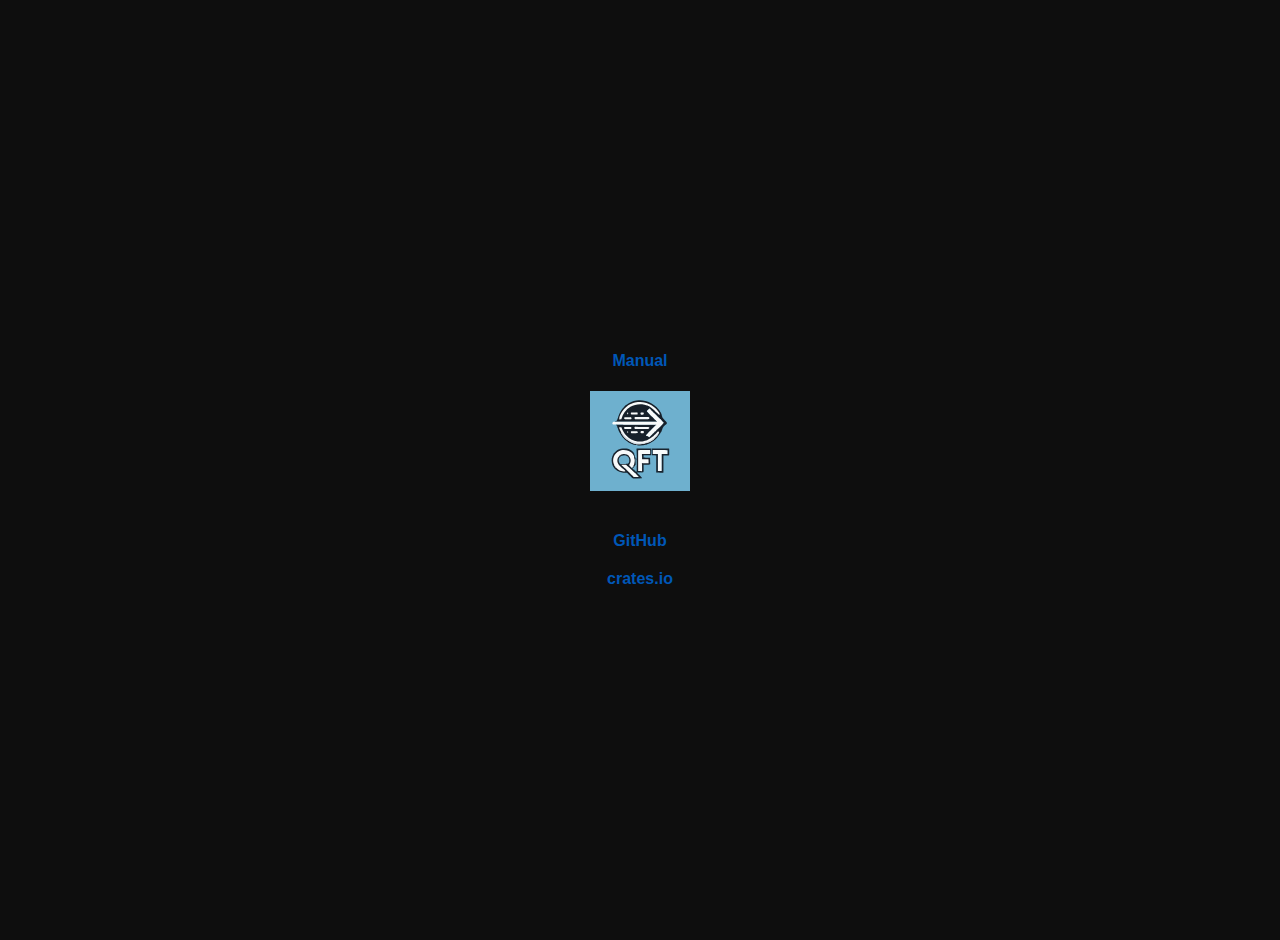
<file: index.html>
<!doctype html>
<html>

<head>
    <meta charset=utf-8>
    <meta name=viewport content='width=device-width,initial-scale=1'>
    <title>Qft: Quick File Transfer</title>
    <link href=index.css rel=stylesheet type=text/css>
</head>

<body>
    <a href=man>
        Manual
        <div id=book></div>
    </a>

    <a href=https://github.com/CramBL/quick-file-transfer>
        GitHub
        <div id=gh></div>
    </a>
    <a href=https://crates.io/crates/quick-file-transfer>
        crates.io
        <div id=crates></div>
    </a>
</body>

</html>
</file>
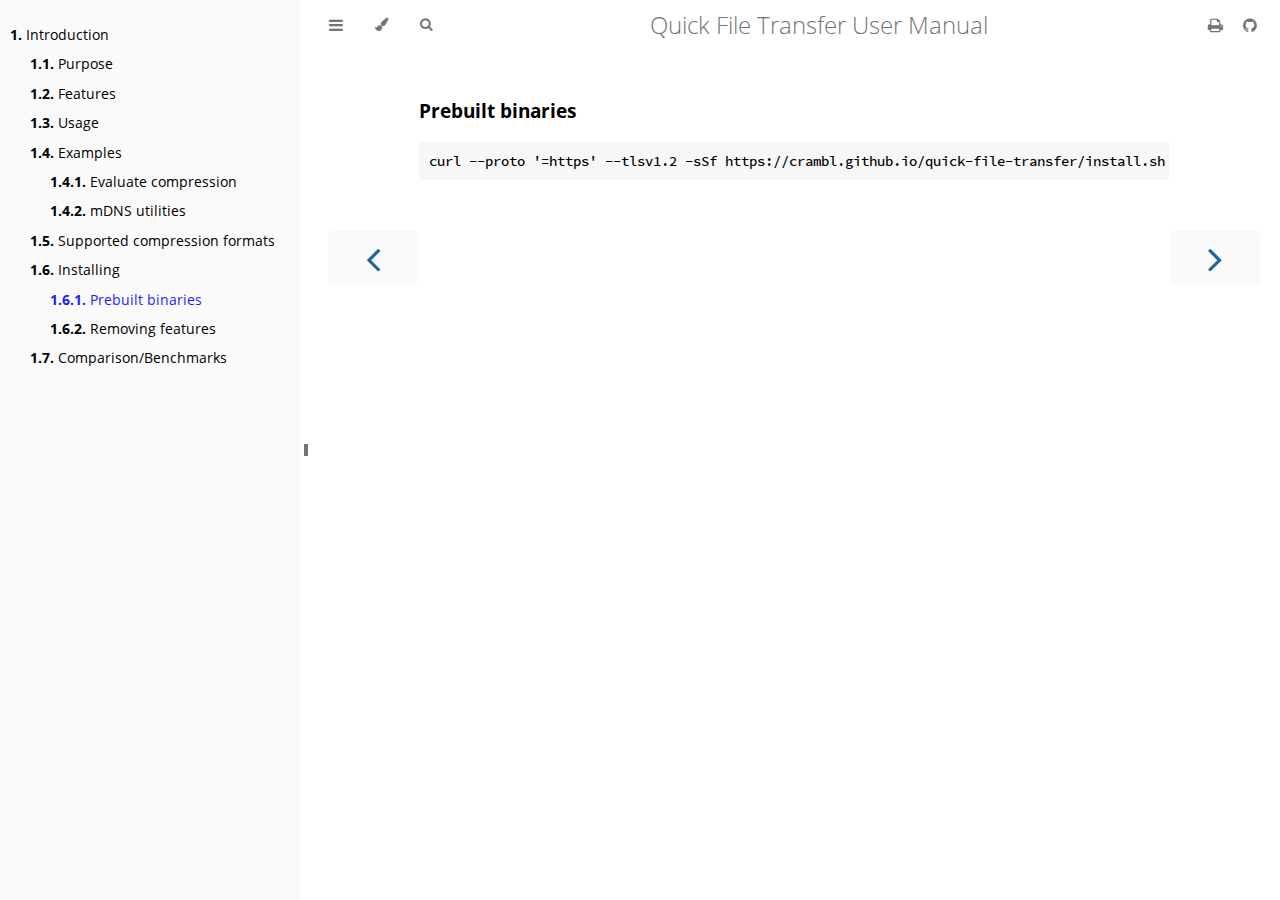
<file: man/chapter_10.html>
<!DOCTYPE HTML>
<html lang="en" class="light" dir="ltr">
    <head>
        <!-- Book generated using mdBook -->
        <meta charset="UTF-8">
        <title>Prebuilt binaries - Quick File Transfer User Manual</title>


        <!-- Custom HTML head -->
        
        <meta name="description" content="">
        <meta name="viewport" content="width=device-width, initial-scale=1">
        <meta name="theme-color" content="#ffffff">

        <link rel="icon" href="favicon.svg">
        <link rel="shortcut icon" href="favicon.png">
        <link rel="stylesheet" href="css/variables.css">
        <link rel="stylesheet" href="css/general.css">
        <link rel="stylesheet" href="css/chrome.css">
        <link rel="stylesheet" href="css/print.css" media="print">

        <!-- Fonts -->
        <link rel="stylesheet" href="FontAwesome/css/font-awesome.css">
        <link rel="stylesheet" href="fonts/fonts.css">

        <!-- Highlight.js Stylesheets -->
        <link rel="stylesheet" href="highlight.css">
        <link rel="stylesheet" href="tomorrow-night.css">
        <link rel="stylesheet" href="ayu-highlight.css">

        <!-- Custom theme stylesheets -->

    </head>
    <body class="sidebar-visible no-js">
    <div id="body-container">
        <!-- Provide site root to javascript -->
        <script>
            var path_to_root = "";
            var default_theme = window.matchMedia("(prefers-color-scheme: dark)").matches ? "navy" : "light";
        </script>

        <!-- Work around some values being stored in localStorage wrapped in quotes -->
        <script>
            try {
                var theme = localStorage.getItem('mdbook-theme');
                var sidebar = localStorage.getItem('mdbook-sidebar');

                if (theme.startsWith('"') && theme.endsWith('"')) {
                    localStorage.setItem('mdbook-theme', theme.slice(1, theme.length - 1));
                }

                if (sidebar.startsWith('"') && sidebar.endsWith('"')) {
                    localStorage.setItem('mdbook-sidebar', sidebar.slice(1, sidebar.length - 1));
                }
            } catch (e) { }
        </script>

        <!-- Set the theme before any content is loaded, prevents flash -->
        <script>
            var theme;
            try { theme = localStorage.getItem('mdbook-theme'); } catch(e) { }
            if (theme === null || theme === undefined) { theme = default_theme; }
            var html = document.querySelector('html');
            html.classList.remove('light')
            html.classList.add(theme);
            var body = document.querySelector('body');
            body.classList.remove('no-js')
            body.classList.add('js');
        </script>

        <input type="checkbox" id="sidebar-toggle-anchor" class="hidden">

        <!-- Hide / unhide sidebar before it is displayed -->
        <script>
            var body = document.querySelector('body');
            var sidebar = null;
            var sidebar_toggle = document.getElementById("sidebar-toggle-anchor");
            if (document.body.clientWidth >= 1080) {
                try { sidebar = localStorage.getItem('mdbook-sidebar'); } catch(e) { }
                sidebar = sidebar || 'visible';
            } else {
                sidebar = 'hidden';
            }
            sidebar_toggle.checked = sidebar === 'visible';
            body.classList.remove('sidebar-visible');
            body.classList.add("sidebar-" + sidebar);
        </script>

        <nav id="sidebar" class="sidebar" aria-label="Table of contents">
            <div class="sidebar-scrollbox">
                <ol class="chapter"><li class="chapter-item expanded "><a href="chapter_1.html"><strong aria-hidden="true">1.</strong> Introduction</a></li><li><ol class="section"><li class="chapter-item expanded "><a href="chapter_2.html"><strong aria-hidden="true">1.1.</strong> Purpose</a></li><li class="chapter-item expanded "><a href="chapter_3.html"><strong aria-hidden="true">1.2.</strong> Features</a></li><li class="chapter-item expanded "><a href="chapter_4.html"><strong aria-hidden="true">1.3.</strong> Usage</a></li><li class="chapter-item expanded "><a href="chapter_5.html"><strong aria-hidden="true">1.4.</strong> Examples</a></li><li><ol class="section"><li class="chapter-item expanded "><a href="chapter_6.html"><strong aria-hidden="true">1.4.1.</strong> Evaluate compression</a></li><li class="chapter-item expanded "><a href="chapter_7.html"><strong aria-hidden="true">1.4.2.</strong> mDNS utilities</a></li></ol></li><li class="chapter-item expanded "><a href="chapter_8.html"><strong aria-hidden="true">1.5.</strong> Supported compression formats</a></li><li class="chapter-item expanded "><a href="chapter_9.html"><strong aria-hidden="true">1.6.</strong> Installing</a></li><li><ol class="section"><li class="chapter-item expanded "><a href="chapter_10.html" class="active"><strong aria-hidden="true">1.6.1.</strong> Prebuilt binaries</a></li><li class="chapter-item expanded "><a href="chapter_11.html"><strong aria-hidden="true">1.6.2.</strong> Removing features</a></li></ol></li><li class="chapter-item expanded "><a href="chapter_12.html"><strong aria-hidden="true">1.7.</strong> Comparison/Benchmarks</a></li></ol></li></ol>
            </div>
            <div id="sidebar-resize-handle" class="sidebar-resize-handle">
                <div class="sidebar-resize-indicator"></div>
            </div>
        </nav>

        <!-- Track and set sidebar scroll position -->
        <script>
            var sidebarScrollbox = document.querySelector('#sidebar .sidebar-scrollbox');
            sidebarScrollbox.addEventListener('click', function(e) {
                if (e.target.tagName === 'A') {
                    sessionStorage.setItem('sidebar-scroll', sidebarScrollbox.scrollTop);
                }
            }, { passive: true });
            var sidebarScrollTop = sessionStorage.getItem('sidebar-scroll');
            sessionStorage.removeItem('sidebar-scroll');
            if (sidebarScrollTop) {
                // preserve sidebar scroll position when navigating via links within sidebar
                sidebarScrollbox.scrollTop = sidebarScrollTop;
            } else {
                // scroll sidebar to current active section when navigating via "next/previous chapter" buttons
                var activeSection = document.querySelector('#sidebar .active');
                if (activeSection) {
                    activeSection.scrollIntoView({ block: 'center' });
                }
            }
        </script>

        <div id="page-wrapper" class="page-wrapper">

            <div class="page">
                                <div id="menu-bar-hover-placeholder"></div>
                <div id="menu-bar" class="menu-bar sticky">
                    <div class="left-buttons">
                        <label id="sidebar-toggle" class="icon-button" for="sidebar-toggle-anchor" title="Toggle Table of Contents" aria-label="Toggle Table of Contents" aria-controls="sidebar">
                            <i class="fa fa-bars"></i>
                        </label>
                        <button id="theme-toggle" class="icon-button" type="button" title="Change theme" aria-label="Change theme" aria-haspopup="true" aria-expanded="false" aria-controls="theme-list">
                            <i class="fa fa-paint-brush"></i>
                        </button>
                        <ul id="theme-list" class="theme-popup" aria-label="Themes" role="menu">
                            <li role="none"><button role="menuitem" class="theme" id="light">Light</button></li>
                            <li role="none"><button role="menuitem" class="theme" id="rust">Rust</button></li>
                            <li role="none"><button role="menuitem" class="theme" id="coal">Coal</button></li>
                            <li role="none"><button role="menuitem" class="theme" id="navy">Navy</button></li>
                            <li role="none"><button role="menuitem" class="theme" id="ayu">Ayu</button></li>
                        </ul>
                        <button id="search-toggle" class="icon-button" type="button" title="Search. (Shortkey: s)" aria-label="Toggle Searchbar" aria-expanded="false" aria-keyshortcuts="S" aria-controls="searchbar">
                            <i class="fa fa-search"></i>
                        </button>
                    </div>

                    <h1 class="menu-title">Quick File Transfer User Manual</h1>

                    <div class="right-buttons">
                        <a href="print.html" title="Print this book" aria-label="Print this book">
                            <i id="print-button" class="fa fa-print"></i>
                        </a>
                        <a href="https://github.com/CramBL/quick-file-transfer" title="Git repository" aria-label="Git repository">
                            <i id="git-repository-button" class="fa fa-github"></i>
                        </a>

                    </div>
                </div>

                <div id="search-wrapper" class="hidden">
                    <form id="searchbar-outer" class="searchbar-outer">
                        <input type="search" id="searchbar" name="searchbar" placeholder="Search this book ..." aria-controls="searchresults-outer" aria-describedby="searchresults-header">
                    </form>
                    <div id="searchresults-outer" class="searchresults-outer hidden">
                        <div id="searchresults-header" class="searchresults-header"></div>
                        <ul id="searchresults">
                        </ul>
                    </div>
                </div>

                <!-- Apply ARIA attributes after the sidebar and the sidebar toggle button are added to the DOM -->
                <script>
                    document.getElementById('sidebar-toggle').setAttribute('aria-expanded', sidebar === 'visible');
                    document.getElementById('sidebar').setAttribute('aria-hidden', sidebar !== 'visible');
                    Array.from(document.querySelectorAll('#sidebar a')).forEach(function(link) {
                        link.setAttribute('tabIndex', sidebar === 'visible' ? 0 : -1);
                    });
                </script>

                <div id="content" class="content">
                    <main>
                        <h3 id="prebuilt-binaries"><a class="header" href="#prebuilt-binaries">Prebuilt binaries</a></h3>
<pre><code class="language-shell">curl --proto '=https' --tlsv1.2 -sSf https://crambl.github.io/quick-file-transfer/install.sh | bash -s -- --to &lt;DEST&gt;
</code></pre>

                    </main>

                    <nav class="nav-wrapper" aria-label="Page navigation">
                        <!-- Mobile navigation buttons -->
                            <a rel="prev" href="chapter_9.html" class="mobile-nav-chapters previous" title="Previous chapter" aria-label="Previous chapter" aria-keyshortcuts="Left">
                                <i class="fa fa-angle-left"></i>
                            </a>

                            <a rel="next prefetch" href="chapter_11.html" class="mobile-nav-chapters next" title="Next chapter" aria-label="Next chapter" aria-keyshortcuts="Right">
                                <i class="fa fa-angle-right"></i>
                            </a>

                        <div style="clear: both"></div>
                    </nav>
                </div>
            </div>

            <nav class="nav-wide-wrapper" aria-label="Page navigation">
                    <a rel="prev" href="chapter_9.html" class="nav-chapters previous" title="Previous chapter" aria-label="Previous chapter" aria-keyshortcuts="Left">
                        <i class="fa fa-angle-left"></i>
                    </a>

                    <a rel="next prefetch" href="chapter_11.html" class="nav-chapters next" title="Next chapter" aria-label="Next chapter" aria-keyshortcuts="Right">
                        <i class="fa fa-angle-right"></i>
                    </a>
            </nav>

        </div>




        <script>
            window.playground_copyable = true;
        </script>


        <script src="elasticlunr.min.js"></script>
        <script src="mark.min.js"></script>
        <script src="searcher.js"></script>

        <script src="clipboard.min.js"></script>
        <script src="highlight.js"></script>
        <script src="book.js"></script>

        <!-- Custom JS scripts -->


    </div>
    </body>
</html>
</file>
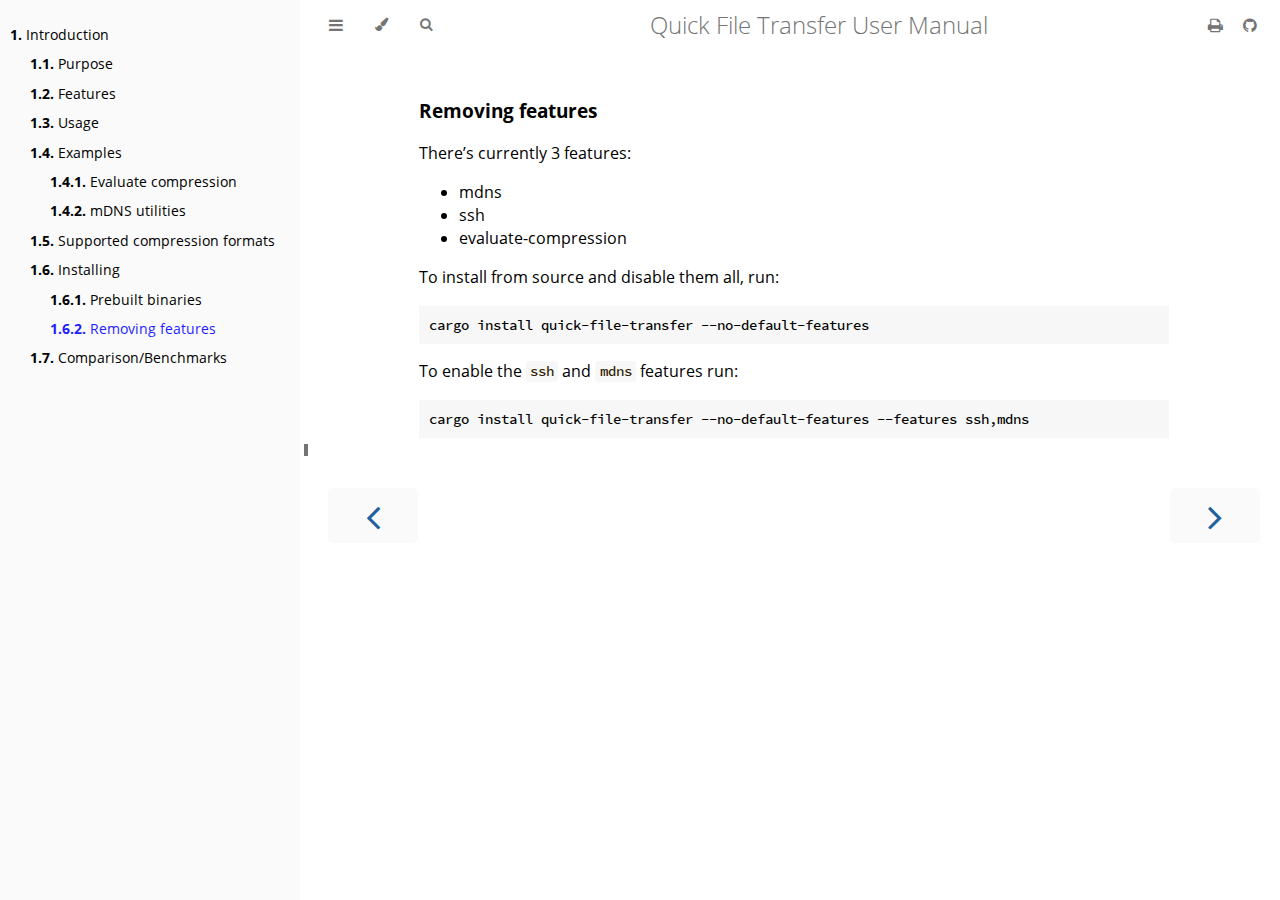
<file: man/chapter_11.html>
<!DOCTYPE HTML>
<html lang="en" class="light" dir="ltr">
    <head>
        <!-- Book generated using mdBook -->
        <meta charset="UTF-8">
        <title>Removing features - Quick File Transfer User Manual</title>


        <!-- Custom HTML head -->
        
        <meta name="description" content="">
        <meta name="viewport" content="width=device-width, initial-scale=1">
        <meta name="theme-color" content="#ffffff">

        <link rel="icon" href="favicon.svg">
        <link rel="shortcut icon" href="favicon.png">
        <link rel="stylesheet" href="css/variables.css">
        <link rel="stylesheet" href="css/general.css">
        <link rel="stylesheet" href="css/chrome.css">
        <link rel="stylesheet" href="css/print.css" media="print">

        <!-- Fonts -->
        <link rel="stylesheet" href="FontAwesome/css/font-awesome.css">
        <link rel="stylesheet" href="fonts/fonts.css">

        <!-- Highlight.js Stylesheets -->
        <link rel="stylesheet" href="highlight.css">
        <link rel="stylesheet" href="tomorrow-night.css">
        <link rel="stylesheet" href="ayu-highlight.css">

        <!-- Custom theme stylesheets -->

    </head>
    <body class="sidebar-visible no-js">
    <div id="body-container">
        <!-- Provide site root to javascript -->
        <script>
            var path_to_root = "";
            var default_theme = window.matchMedia("(prefers-color-scheme: dark)").matches ? "navy" : "light";
        </script>

        <!-- Work around some values being stored in localStorage wrapped in quotes -->
        <script>
            try {
                var theme = localStorage.getItem('mdbook-theme');
                var sidebar = localStorage.getItem('mdbook-sidebar');

                if (theme.startsWith('"') && theme.endsWith('"')) {
                    localStorage.setItem('mdbook-theme', theme.slice(1, theme.length - 1));
                }

                if (sidebar.startsWith('"') && sidebar.endsWith('"')) {
                    localStorage.setItem('mdbook-sidebar', sidebar.slice(1, sidebar.length - 1));
                }
            } catch (e) { }
        </script>

        <!-- Set the theme before any content is loaded, prevents flash -->
        <script>
            var theme;
            try { theme = localStorage.getItem('mdbook-theme'); } catch(e) { }
            if (theme === null || theme === undefined) { theme = default_theme; }
            var html = document.querySelector('html');
            html.classList.remove('light')
            html.classList.add(theme);
            var body = document.querySelector('body');
            body.classList.remove('no-js')
            body.classList.add('js');
        </script>

        <input type="checkbox" id="sidebar-toggle-anchor" class="hidden">

        <!-- Hide / unhide sidebar before it is displayed -->
        <script>
            var body = document.querySelector('body');
            var sidebar = null;
            var sidebar_toggle = document.getElementById("sidebar-toggle-anchor");
            if (document.body.clientWidth >= 1080) {
                try { sidebar = localStorage.getItem('mdbook-sidebar'); } catch(e) { }
                sidebar = sidebar || 'visible';
            } else {
                sidebar = 'hidden';
            }
            sidebar_toggle.checked = sidebar === 'visible';
            body.classList.remove('sidebar-visible');
            body.classList.add("sidebar-" + sidebar);
        </script>

        <nav id="sidebar" class="sidebar" aria-label="Table of contents">
            <div class="sidebar-scrollbox">
                <ol class="chapter"><li class="chapter-item expanded "><a href="chapter_1.html"><strong aria-hidden="true">1.</strong> Introduction</a></li><li><ol class="section"><li class="chapter-item expanded "><a href="chapter_2.html"><strong aria-hidden="true">1.1.</strong> Purpose</a></li><li class="chapter-item expanded "><a href="chapter_3.html"><strong aria-hidden="true">1.2.</strong> Features</a></li><li class="chapter-item expanded "><a href="chapter_4.html"><strong aria-hidden="true">1.3.</strong> Usage</a></li><li class="chapter-item expanded "><a href="chapter_5.html"><strong aria-hidden="true">1.4.</strong> Examples</a></li><li><ol class="section"><li class="chapter-item expanded "><a href="chapter_6.html"><strong aria-hidden="true">1.4.1.</strong> Evaluate compression</a></li><li class="chapter-item expanded "><a href="chapter_7.html"><strong aria-hidden="true">1.4.2.</strong> mDNS utilities</a></li></ol></li><li class="chapter-item expanded "><a href="chapter_8.html"><strong aria-hidden="true">1.5.</strong> Supported compression formats</a></li><li class="chapter-item expanded "><a href="chapter_9.html"><strong aria-hidden="true">1.6.</strong> Installing</a></li><li><ol class="section"><li class="chapter-item expanded "><a href="chapter_10.html"><strong aria-hidden="true">1.6.1.</strong> Prebuilt binaries</a></li><li class="chapter-item expanded "><a href="chapter_11.html" class="active"><strong aria-hidden="true">1.6.2.</strong> Removing features</a></li></ol></li><li class="chapter-item expanded "><a href="chapter_12.html"><strong aria-hidden="true">1.7.</strong> Comparison/Benchmarks</a></li></ol></li></ol>
            </div>
            <div id="sidebar-resize-handle" class="sidebar-resize-handle">
                <div class="sidebar-resize-indicator"></div>
            </div>
        </nav>

        <!-- Track and set sidebar scroll position -->
        <script>
            var sidebarScrollbox = document.querySelector('#sidebar .sidebar-scrollbox');
            sidebarScrollbox.addEventListener('click', function(e) {
                if (e.target.tagName === 'A') {
                    sessionStorage.setItem('sidebar-scroll', sidebarScrollbox.scrollTop);
                }
            }, { passive: true });
            var sidebarScrollTop = sessionStorage.getItem('sidebar-scroll');
            sessionStorage.removeItem('sidebar-scroll');
            if (sidebarScrollTop) {
                // preserve sidebar scroll position when navigating via links within sidebar
                sidebarScrollbox.scrollTop = sidebarScrollTop;
            } else {
                // scroll sidebar to current active section when navigating via "next/previous chapter" buttons
                var activeSection = document.querySelector('#sidebar .active');
                if (activeSection) {
                    activeSection.scrollIntoView({ block: 'center' });
                }
            }
        </script>

        <div id="page-wrapper" class="page-wrapper">

            <div class="page">
                                <div id="menu-bar-hover-placeholder"></div>
                <div id="menu-bar" class="menu-bar sticky">
                    <div class="left-buttons">
                        <label id="sidebar-toggle" class="icon-button" for="sidebar-toggle-anchor" title="Toggle Table of Contents" aria-label="Toggle Table of Contents" aria-controls="sidebar">
                            <i class="fa fa-bars"></i>
                        </label>
                        <button id="theme-toggle" class="icon-button" type="button" title="Change theme" aria-label="Change theme" aria-haspopup="true" aria-expanded="false" aria-controls="theme-list">
                            <i class="fa fa-paint-brush"></i>
                        </button>
                        <ul id="theme-list" class="theme-popup" aria-label="Themes" role="menu">
                            <li role="none"><button role="menuitem" class="theme" id="light">Light</button></li>
                            <li role="none"><button role="menuitem" class="theme" id="rust">Rust</button></li>
                            <li role="none"><button role="menuitem" class="theme" id="coal">Coal</button></li>
                            <li role="none"><button role="menuitem" class="theme" id="navy">Navy</button></li>
                            <li role="none"><button role="menuitem" class="theme" id="ayu">Ayu</button></li>
                        </ul>
                        <button id="search-toggle" class="icon-button" type="button" title="Search. (Shortkey: s)" aria-label="Toggle Searchbar" aria-expanded="false" aria-keyshortcuts="S" aria-controls="searchbar">
                            <i class="fa fa-search"></i>
                        </button>
                    </div>

                    <h1 class="menu-title">Quick File Transfer User Manual</h1>

                    <div class="right-buttons">
                        <a href="print.html" title="Print this book" aria-label="Print this book">
                            <i id="print-button" class="fa fa-print"></i>
                        </a>
                        <a href="https://github.com/CramBL/quick-file-transfer" title="Git repository" aria-label="Git repository">
                            <i id="git-repository-button" class="fa fa-github"></i>
                        </a>

                    </div>
                </div>

                <div id="search-wrapper" class="hidden">
                    <form id="searchbar-outer" class="searchbar-outer">
                        <input type="search" id="searchbar" name="searchbar" placeholder="Search this book ..." aria-controls="searchresults-outer" aria-describedby="searchresults-header">
                    </form>
                    <div id="searchresults-outer" class="searchresults-outer hidden">
                        <div id="searchresults-header" class="searchresults-header"></div>
                        <ul id="searchresults">
                        </ul>
                    </div>
                </div>

                <!-- Apply ARIA attributes after the sidebar and the sidebar toggle button are added to the DOM -->
                <script>
                    document.getElementById('sidebar-toggle').setAttribute('aria-expanded', sidebar === 'visible');
                    document.getElementById('sidebar').setAttribute('aria-hidden', sidebar !== 'visible');
                    Array.from(document.querySelectorAll('#sidebar a')).forEach(function(link) {
                        link.setAttribute('tabIndex', sidebar === 'visible' ? 0 : -1);
                    });
                </script>

                <div id="content" class="content">
                    <main>
                        <h3 id="removing-features"><a class="header" href="#removing-features">Removing features</a></h3>
<p>There’s currently 3 features:</p>
<ul>
<li>mdns</li>
<li>ssh</li>
<li>evaluate-compression</li>
</ul>
<p>To install from source and disable them all, run:</p>
<pre><code class="language-shell">cargo install quick-file-transfer --no-default-features
</code></pre>
<p>To enable the <code>ssh</code> and <code>mdns</code> features run:</p>
<pre><code class="language-shell">cargo install quick-file-transfer --no-default-features --features ssh,mdns
</code></pre>

                    </main>

                    <nav class="nav-wrapper" aria-label="Page navigation">
                        <!-- Mobile navigation buttons -->
                            <a rel="prev" href="chapter_10.html" class="mobile-nav-chapters previous" title="Previous chapter" aria-label="Previous chapter" aria-keyshortcuts="Left">
                                <i class="fa fa-angle-left"></i>
                            </a>

                            <a rel="next prefetch" href="chapter_12.html" class="mobile-nav-chapters next" title="Next chapter" aria-label="Next chapter" aria-keyshortcuts="Right">
                                <i class="fa fa-angle-right"></i>
                            </a>

                        <div style="clear: both"></div>
                    </nav>
                </div>
            </div>

            <nav class="nav-wide-wrapper" aria-label="Page navigation">
                    <a rel="prev" href="chapter_10.html" class="nav-chapters previous" title="Previous chapter" aria-label="Previous chapter" aria-keyshortcuts="Left">
                        <i class="fa fa-angle-left"></i>
                    </a>

                    <a rel="next prefetch" href="chapter_12.html" class="nav-chapters next" title="Next chapter" aria-label="Next chapter" aria-keyshortcuts="Right">
                        <i class="fa fa-angle-right"></i>
                    </a>
            </nav>

        </div>




        <script>
            window.playground_copyable = true;
        </script>


        <script src="elasticlunr.min.js"></script>
        <script src="mark.min.js"></script>
        <script src="searcher.js"></script>

        <script src="clipboard.min.js"></script>
        <script src="highlight.js"></script>
        <script src="book.js"></script>

        <!-- Custom JS scripts -->


    </div>
    </body>
</html>
</file>
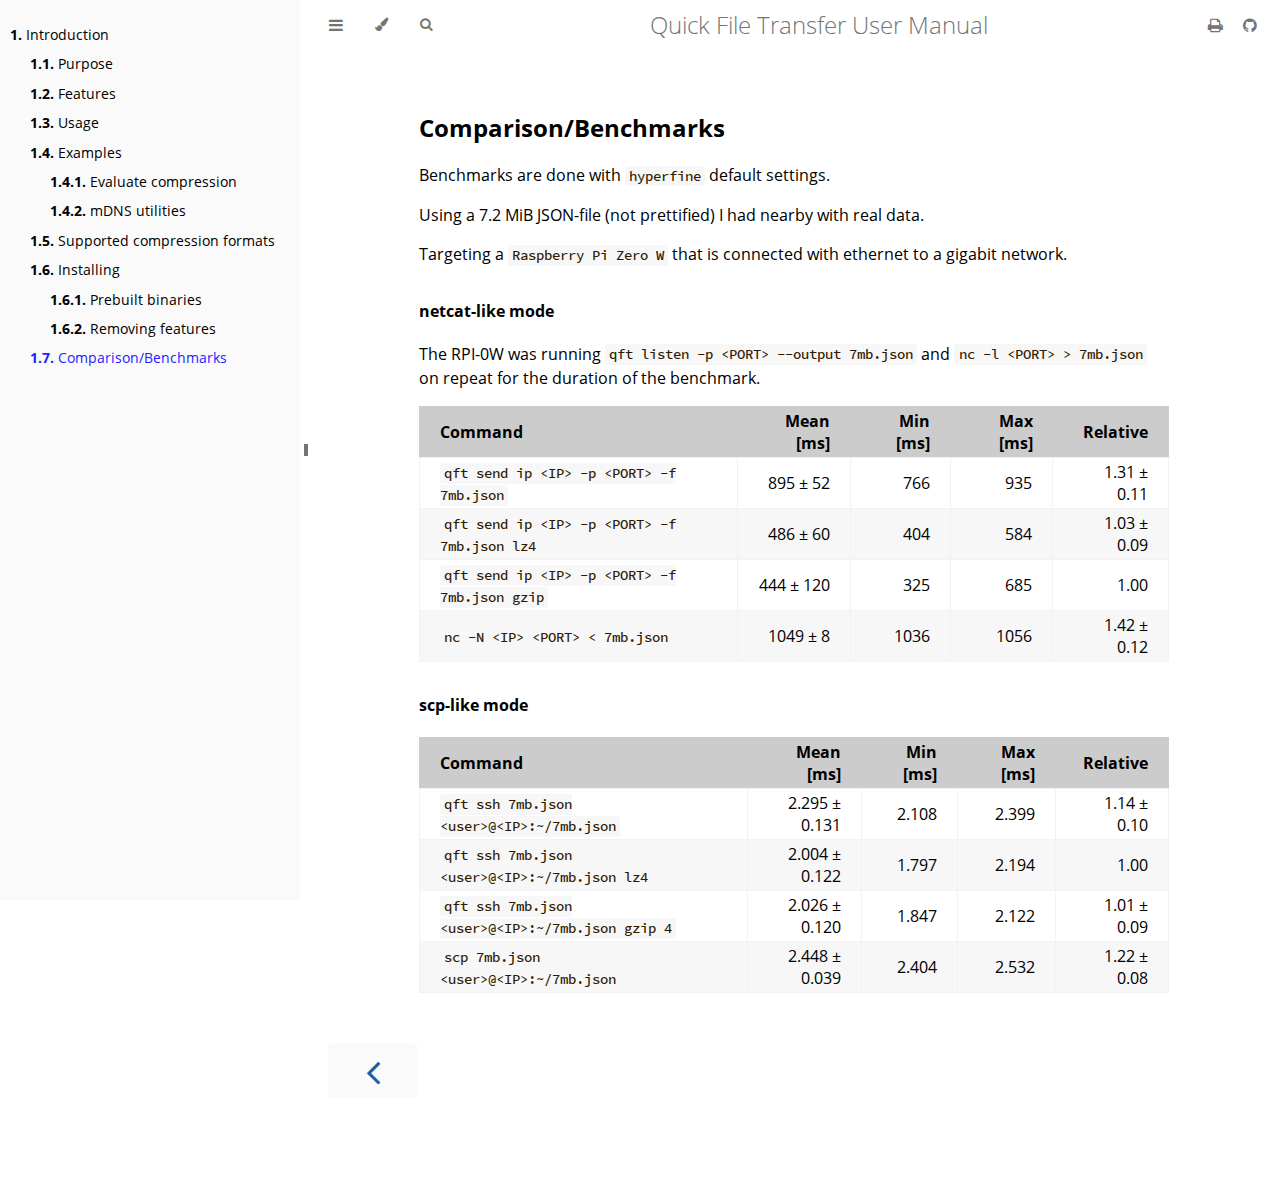
<file: man/chapter_12.html>
<!DOCTYPE HTML>
<html lang="en" class="light" dir="ltr">
    <head>
        <!-- Book generated using mdBook -->
        <meta charset="UTF-8">
        <title>Comparison/Benchmarks - Quick File Transfer User Manual</title>


        <!-- Custom HTML head -->
        
        <meta name="description" content="">
        <meta name="viewport" content="width=device-width, initial-scale=1">
        <meta name="theme-color" content="#ffffff">

        <link rel="icon" href="favicon.svg">
        <link rel="shortcut icon" href="favicon.png">
        <link rel="stylesheet" href="css/variables.css">
        <link rel="stylesheet" href="css/general.css">
        <link rel="stylesheet" href="css/chrome.css">
        <link rel="stylesheet" href="css/print.css" media="print">

        <!-- Fonts -->
        <link rel="stylesheet" href="FontAwesome/css/font-awesome.css">
        <link rel="stylesheet" href="fonts/fonts.css">

        <!-- Highlight.js Stylesheets -->
        <link rel="stylesheet" href="highlight.css">
        <link rel="stylesheet" href="tomorrow-night.css">
        <link rel="stylesheet" href="ayu-highlight.css">

        <!-- Custom theme stylesheets -->

    </head>
    <body class="sidebar-visible no-js">
    <div id="body-container">
        <!-- Provide site root to javascript -->
        <script>
            var path_to_root = "";
            var default_theme = window.matchMedia("(prefers-color-scheme: dark)").matches ? "navy" : "light";
        </script>

        <!-- Work around some values being stored in localStorage wrapped in quotes -->
        <script>
            try {
                var theme = localStorage.getItem('mdbook-theme');
                var sidebar = localStorage.getItem('mdbook-sidebar');

                if (theme.startsWith('"') && theme.endsWith('"')) {
                    localStorage.setItem('mdbook-theme', theme.slice(1, theme.length - 1));
                }

                if (sidebar.startsWith('"') && sidebar.endsWith('"')) {
                    localStorage.setItem('mdbook-sidebar', sidebar.slice(1, sidebar.length - 1));
                }
            } catch (e) { }
        </script>

        <!-- Set the theme before any content is loaded, prevents flash -->
        <script>
            var theme;
            try { theme = localStorage.getItem('mdbook-theme'); } catch(e) { }
            if (theme === null || theme === undefined) { theme = default_theme; }
            var html = document.querySelector('html');
            html.classList.remove('light')
            html.classList.add(theme);
            var body = document.querySelector('body');
            body.classList.remove('no-js')
            body.classList.add('js');
        </script>

        <input type="checkbox" id="sidebar-toggle-anchor" class="hidden">

        <!-- Hide / unhide sidebar before it is displayed -->
        <script>
            var body = document.querySelector('body');
            var sidebar = null;
            var sidebar_toggle = document.getElementById("sidebar-toggle-anchor");
            if (document.body.clientWidth >= 1080) {
                try { sidebar = localStorage.getItem('mdbook-sidebar'); } catch(e) { }
                sidebar = sidebar || 'visible';
            } else {
                sidebar = 'hidden';
            }
            sidebar_toggle.checked = sidebar === 'visible';
            body.classList.remove('sidebar-visible');
            body.classList.add("sidebar-" + sidebar);
        </script>

        <nav id="sidebar" class="sidebar" aria-label="Table of contents">
            <div class="sidebar-scrollbox">
                <ol class="chapter"><li class="chapter-item expanded "><a href="chapter_1.html"><strong aria-hidden="true">1.</strong> Introduction</a></li><li><ol class="section"><li class="chapter-item expanded "><a href="chapter_2.html"><strong aria-hidden="true">1.1.</strong> Purpose</a></li><li class="chapter-item expanded "><a href="chapter_3.html"><strong aria-hidden="true">1.2.</strong> Features</a></li><li class="chapter-item expanded "><a href="chapter_4.html"><strong aria-hidden="true">1.3.</strong> Usage</a></li><li class="chapter-item expanded "><a href="chapter_5.html"><strong aria-hidden="true">1.4.</strong> Examples</a></li><li><ol class="section"><li class="chapter-item expanded "><a href="chapter_6.html"><strong aria-hidden="true">1.4.1.</strong> Evaluate compression</a></li><li class="chapter-item expanded "><a href="chapter_7.html"><strong aria-hidden="true">1.4.2.</strong> mDNS utilities</a></li></ol></li><li class="chapter-item expanded "><a href="chapter_8.html"><strong aria-hidden="true">1.5.</strong> Supported compression formats</a></li><li class="chapter-item expanded "><a href="chapter_9.html"><strong aria-hidden="true">1.6.</strong> Installing</a></li><li><ol class="section"><li class="chapter-item expanded "><a href="chapter_10.html"><strong aria-hidden="true">1.6.1.</strong> Prebuilt binaries</a></li><li class="chapter-item expanded "><a href="chapter_11.html"><strong aria-hidden="true">1.6.2.</strong> Removing features</a></li></ol></li><li class="chapter-item expanded "><a href="chapter_12.html" class="active"><strong aria-hidden="true">1.7.</strong> Comparison/Benchmarks</a></li></ol></li></ol>
            </div>
            <div id="sidebar-resize-handle" class="sidebar-resize-handle">
                <div class="sidebar-resize-indicator"></div>
            </div>
        </nav>

        <!-- Track and set sidebar scroll position -->
        <script>
            var sidebarScrollbox = document.querySelector('#sidebar .sidebar-scrollbox');
            sidebarScrollbox.addEventListener('click', function(e) {
                if (e.target.tagName === 'A') {
                    sessionStorage.setItem('sidebar-scroll', sidebarScrollbox.scrollTop);
                }
            }, { passive: true });
            var sidebarScrollTop = sessionStorage.getItem('sidebar-scroll');
            sessionStorage.removeItem('sidebar-scroll');
            if (sidebarScrollTop) {
                // preserve sidebar scroll position when navigating via links within sidebar
                sidebarScrollbox.scrollTop = sidebarScrollTop;
            } else {
                // scroll sidebar to current active section when navigating via "next/previous chapter" buttons
                var activeSection = document.querySelector('#sidebar .active');
                if (activeSection) {
                    activeSection.scrollIntoView({ block: 'center' });
                }
            }
        </script>

        <div id="page-wrapper" class="page-wrapper">

            <div class="page">
                                <div id="menu-bar-hover-placeholder"></div>
                <div id="menu-bar" class="menu-bar sticky">
                    <div class="left-buttons">
                        <label id="sidebar-toggle" class="icon-button" for="sidebar-toggle-anchor" title="Toggle Table of Contents" aria-label="Toggle Table of Contents" aria-controls="sidebar">
                            <i class="fa fa-bars"></i>
                        </label>
                        <button id="theme-toggle" class="icon-button" type="button" title="Change theme" aria-label="Change theme" aria-haspopup="true" aria-expanded="false" aria-controls="theme-list">
                            <i class="fa fa-paint-brush"></i>
                        </button>
                        <ul id="theme-list" class="theme-popup" aria-label="Themes" role="menu">
                            <li role="none"><button role="menuitem" class="theme" id="light">Light</button></li>
                            <li role="none"><button role="menuitem" class="theme" id="rust">Rust</button></li>
                            <li role="none"><button role="menuitem" class="theme" id="coal">Coal</button></li>
                            <li role="none"><button role="menuitem" class="theme" id="navy">Navy</button></li>
                            <li role="none"><button role="menuitem" class="theme" id="ayu">Ayu</button></li>
                        </ul>
                        <button id="search-toggle" class="icon-button" type="button" title="Search. (Shortkey: s)" aria-label="Toggle Searchbar" aria-expanded="false" aria-keyshortcuts="S" aria-controls="searchbar">
                            <i class="fa fa-search"></i>
                        </button>
                    </div>

                    <h1 class="menu-title">Quick File Transfer User Manual</h1>

                    <div class="right-buttons">
                        <a href="print.html" title="Print this book" aria-label="Print this book">
                            <i id="print-button" class="fa fa-print"></i>
                        </a>
                        <a href="https://github.com/CramBL/quick-file-transfer" title="Git repository" aria-label="Git repository">
                            <i id="git-repository-button" class="fa fa-github"></i>
                        </a>

                    </div>
                </div>

                <div id="search-wrapper" class="hidden">
                    <form id="searchbar-outer" class="searchbar-outer">
                        <input type="search" id="searchbar" name="searchbar" placeholder="Search this book ..." aria-controls="searchresults-outer" aria-describedby="searchresults-header">
                    </form>
                    <div id="searchresults-outer" class="searchresults-outer hidden">
                        <div id="searchresults-header" class="searchresults-header"></div>
                        <ul id="searchresults">
                        </ul>
                    </div>
                </div>

                <!-- Apply ARIA attributes after the sidebar and the sidebar toggle button are added to the DOM -->
                <script>
                    document.getElementById('sidebar-toggle').setAttribute('aria-expanded', sidebar === 'visible');
                    document.getElementById('sidebar').setAttribute('aria-hidden', sidebar !== 'visible');
                    Array.from(document.querySelectorAll('#sidebar a')).forEach(function(link) {
                        link.setAttribute('tabIndex', sidebar === 'visible' ? 0 : -1);
                    });
                </script>

                <div id="content" class="content">
                    <main>
                        <h2 id="comparisonbenchmarks"><a class="header" href="#comparisonbenchmarks">Comparison/Benchmarks</a></h2>
<p>Benchmarks are done with <code>hyperfine</code> default settings.</p>
<p>Using a 7.2 MiB JSON-file (not prettified) I had nearby with real data.</p>
<p>Targeting a <code>Raspberry Pi Zero W</code> that is connected with ethernet to a gigabit network.</p>
<h4 id="netcat-like-mode"><a class="header" href="#netcat-like-mode">netcat-like mode</a></h4>
<p>The RPI-0W was running <code>qft listen -p &lt;PORT&gt; --output 7mb.json</code> and <code>nc -l &lt;PORT&gt; &gt; 7mb.json</code> on repeat for the duration of the benchmark.</p>
<div class="table-wrapper"><table><thead><tr><th style="text-align: left">Command</th><th style="text-align: right">Mean [ms]</th><th style="text-align: right">Min [ms]</th><th style="text-align: right">Max [ms]</th><th style="text-align: right">Relative</th></tr></thead><tbody>
<tr><td style="text-align: left"><code>qft send ip &lt;IP&gt; -p &lt;PORT&gt; -f 7mb.json</code></td><td style="text-align: right">895 ± 52</td><td style="text-align: right">766</td><td style="text-align: right">935</td><td style="text-align: right">1.31 ± 0.11</td></tr>
<tr><td style="text-align: left"><code>qft send ip &lt;IP&gt; -p &lt;PORT&gt; -f 7mb.json lz4</code></td><td style="text-align: right">486 ± 60</td><td style="text-align: right">404</td><td style="text-align: right">584</td><td style="text-align: right">1.03 ± 0.09</td></tr>
<tr><td style="text-align: left"><code>qft send ip &lt;IP&gt; -p &lt;PORT&gt; -f 7mb.json gzip</code></td><td style="text-align: right">444 ± 120</td><td style="text-align: right">325</td><td style="text-align: right">685</td><td style="text-align: right">1.00</td></tr>
<tr><td style="text-align: left"><code>nc -N &lt;IP&gt; &lt;PORT&gt; &lt; 7mb.json</code></td><td style="text-align: right">1049 ± 8</td><td style="text-align: right">1036</td><td style="text-align: right">1056</td><td style="text-align: right">1.42 ± 0.12</td></tr>
</tbody></table>
</div>
<h4 id="scp-like-mode"><a class="header" href="#scp-like-mode">scp-like mode</a></h4>
<div class="table-wrapper"><table><thead><tr><th style="text-align: left">Command</th><th style="text-align: right">Mean [ms]</th><th style="text-align: right">Min [ms]</th><th style="text-align: right">Max [ms]</th><th style="text-align: right">Relative</th></tr></thead><tbody>
<tr><td style="text-align: left"><code>qft ssh 7mb.json &lt;user&gt;@&lt;IP&gt;:~/7mb.json</code></td><td style="text-align: right">2.295 ± 0.131</td><td style="text-align: right">2.108</td><td style="text-align: right">2.399</td><td style="text-align: right">1.14 ± 0.10</td></tr>
<tr><td style="text-align: left"><code>qft ssh 7mb.json &lt;user&gt;@&lt;IP&gt;:~/7mb.json lz4</code></td><td style="text-align: right">2.004 ± 0.122</td><td style="text-align: right">1.797</td><td style="text-align: right">2.194</td><td style="text-align: right">1.00</td></tr>
<tr><td style="text-align: left"><code>qft ssh 7mb.json &lt;user&gt;@&lt;IP&gt;:~/7mb.json gzip 4</code></td><td style="text-align: right">2.026 ± 0.120</td><td style="text-align: right">1.847</td><td style="text-align: right">2.122</td><td style="text-align: right">1.01 ± 0.09</td></tr>
<tr><td style="text-align: left"><code>scp 7mb.json &lt;user&gt;@&lt;IP&gt;:~/7mb.json</code></td><td style="text-align: right">2.448 ± 0.039</td><td style="text-align: right">2.404</td><td style="text-align: right">2.532</td><td style="text-align: right">1.22 ± 0.08</td></tr>
</tbody></table>
</div>
                    </main>

                    <nav class="nav-wrapper" aria-label="Page navigation">
                        <!-- Mobile navigation buttons -->
                            <a rel="prev" href="chapter_11.html" class="mobile-nav-chapters previous" title="Previous chapter" aria-label="Previous chapter" aria-keyshortcuts="Left">
                                <i class="fa fa-angle-left"></i>
                            </a>


                        <div style="clear: both"></div>
                    </nav>
                </div>
            </div>

            <nav class="nav-wide-wrapper" aria-label="Page navigation">
                    <a rel="prev" href="chapter_11.html" class="nav-chapters previous" title="Previous chapter" aria-label="Previous chapter" aria-keyshortcuts="Left">
                        <i class="fa fa-angle-left"></i>
                    </a>

            </nav>

        </div>




        <script>
            window.playground_copyable = true;
        </script>


        <script src="elasticlunr.min.js"></script>
        <script src="mark.min.js"></script>
        <script src="searcher.js"></script>

        <script src="clipboard.min.js"></script>
        <script src="highlight.js"></script>
        <script src="book.js"></script>

        <!-- Custom JS scripts -->


    </div>
    </body>
</html>
</file>
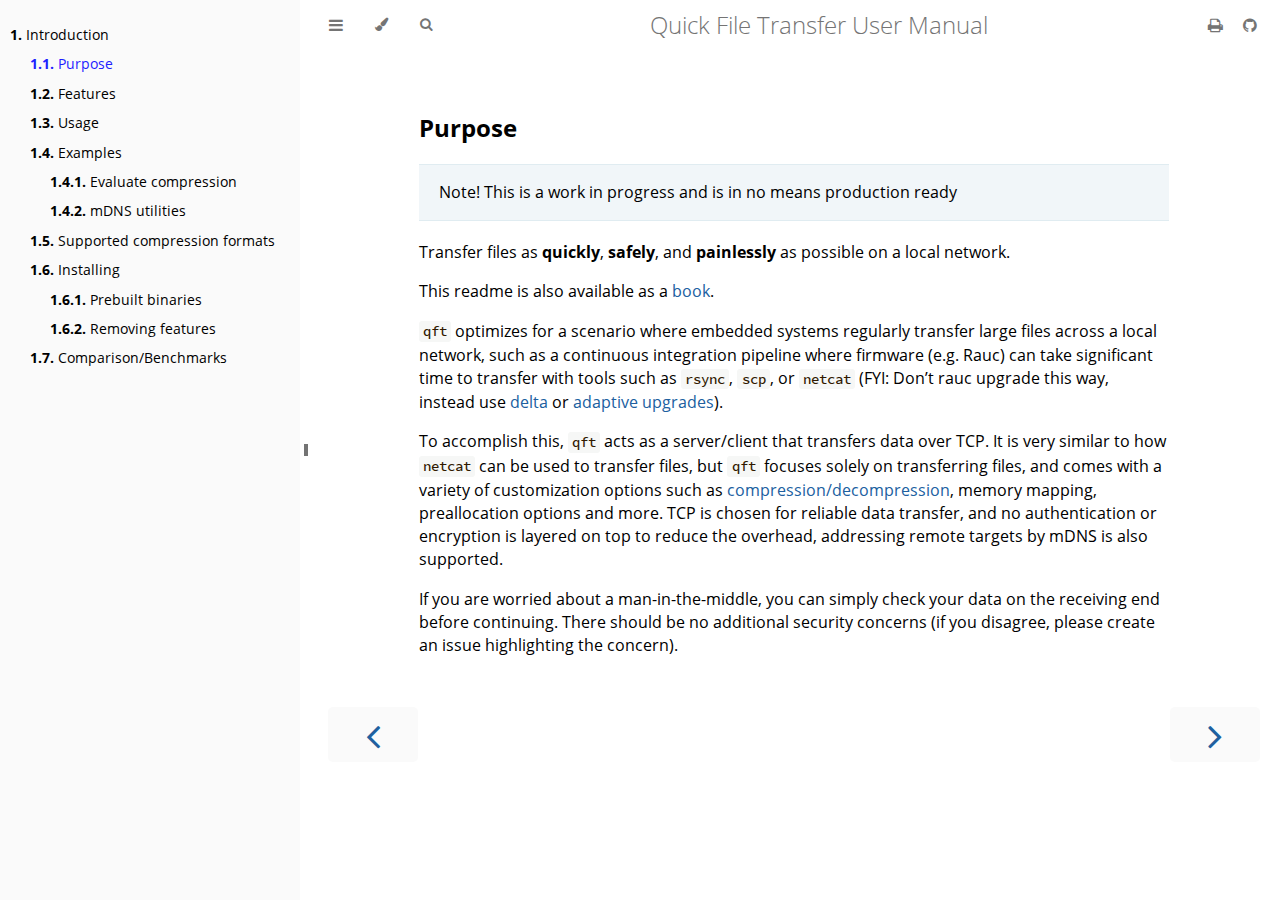
<file: man/chapter_2.html>
<!DOCTYPE HTML>
<html lang="en" class="light" dir="ltr">
    <head>
        <!-- Book generated using mdBook -->
        <meta charset="UTF-8">
        <title>Purpose - Quick File Transfer User Manual</title>


        <!-- Custom HTML head -->
        
        <meta name="description" content="">
        <meta name="viewport" content="width=device-width, initial-scale=1">
        <meta name="theme-color" content="#ffffff">

        <link rel="icon" href="favicon.svg">
        <link rel="shortcut icon" href="favicon.png">
        <link rel="stylesheet" href="css/variables.css">
        <link rel="stylesheet" href="css/general.css">
        <link rel="stylesheet" href="css/chrome.css">
        <link rel="stylesheet" href="css/print.css" media="print">

        <!-- Fonts -->
        <link rel="stylesheet" href="FontAwesome/css/font-awesome.css">
        <link rel="stylesheet" href="fonts/fonts.css">

        <!-- Highlight.js Stylesheets -->
        <link rel="stylesheet" href="highlight.css">
        <link rel="stylesheet" href="tomorrow-night.css">
        <link rel="stylesheet" href="ayu-highlight.css">

        <!-- Custom theme stylesheets -->

    </head>
    <body class="sidebar-visible no-js">
    <div id="body-container">
        <!-- Provide site root to javascript -->
        <script>
            var path_to_root = "";
            var default_theme = window.matchMedia("(prefers-color-scheme: dark)").matches ? "navy" : "light";
        </script>

        <!-- Work around some values being stored in localStorage wrapped in quotes -->
        <script>
            try {
                var theme = localStorage.getItem('mdbook-theme');
                var sidebar = localStorage.getItem('mdbook-sidebar');

                if (theme.startsWith('"') && theme.endsWith('"')) {
                    localStorage.setItem('mdbook-theme', theme.slice(1, theme.length - 1));
                }

                if (sidebar.startsWith('"') && sidebar.endsWith('"')) {
                    localStorage.setItem('mdbook-sidebar', sidebar.slice(1, sidebar.length - 1));
                }
            } catch (e) { }
        </script>

        <!-- Set the theme before any content is loaded, prevents flash -->
        <script>
            var theme;
            try { theme = localStorage.getItem('mdbook-theme'); } catch(e) { }
            if (theme === null || theme === undefined) { theme = default_theme; }
            var html = document.querySelector('html');
            html.classList.remove('light')
            html.classList.add(theme);
            var body = document.querySelector('body');
            body.classList.remove('no-js')
            body.classList.add('js');
        </script>

        <input type="checkbox" id="sidebar-toggle-anchor" class="hidden">

        <!-- Hide / unhide sidebar before it is displayed -->
        <script>
            var body = document.querySelector('body');
            var sidebar = null;
            var sidebar_toggle = document.getElementById("sidebar-toggle-anchor");
            if (document.body.clientWidth >= 1080) {
                try { sidebar = localStorage.getItem('mdbook-sidebar'); } catch(e) { }
                sidebar = sidebar || 'visible';
            } else {
                sidebar = 'hidden';
            }
            sidebar_toggle.checked = sidebar === 'visible';
            body.classList.remove('sidebar-visible');
            body.classList.add("sidebar-" + sidebar);
        </script>

        <nav id="sidebar" class="sidebar" aria-label="Table of contents">
            <div class="sidebar-scrollbox">
                <ol class="chapter"><li class="chapter-item expanded "><a href="chapter_1.html"><strong aria-hidden="true">1.</strong> Introduction</a></li><li><ol class="section"><li class="chapter-item expanded "><a href="chapter_2.html" class="active"><strong aria-hidden="true">1.1.</strong> Purpose</a></li><li class="chapter-item expanded "><a href="chapter_3.html"><strong aria-hidden="true">1.2.</strong> Features</a></li><li class="chapter-item expanded "><a href="chapter_4.html"><strong aria-hidden="true">1.3.</strong> Usage</a></li><li class="chapter-item expanded "><a href="chapter_5.html"><strong aria-hidden="true">1.4.</strong> Examples</a></li><li><ol class="section"><li class="chapter-item expanded "><a href="chapter_6.html"><strong aria-hidden="true">1.4.1.</strong> Evaluate compression</a></li><li class="chapter-item expanded "><a href="chapter_7.html"><strong aria-hidden="true">1.4.2.</strong> mDNS utilities</a></li></ol></li><li class="chapter-item expanded "><a href="chapter_8.html"><strong aria-hidden="true">1.5.</strong> Supported compression formats</a></li><li class="chapter-item expanded "><a href="chapter_9.html"><strong aria-hidden="true">1.6.</strong> Installing</a></li><li><ol class="section"><li class="chapter-item expanded "><a href="chapter_10.html"><strong aria-hidden="true">1.6.1.</strong> Prebuilt binaries</a></li><li class="chapter-item expanded "><a href="chapter_11.html"><strong aria-hidden="true">1.6.2.</strong> Removing features</a></li></ol></li><li class="chapter-item expanded "><a href="chapter_12.html"><strong aria-hidden="true">1.7.</strong> Comparison/Benchmarks</a></li></ol></li></ol>
            </div>
            <div id="sidebar-resize-handle" class="sidebar-resize-handle">
                <div class="sidebar-resize-indicator"></div>
            </div>
        </nav>

        <!-- Track and set sidebar scroll position -->
        <script>
            var sidebarScrollbox = document.querySelector('#sidebar .sidebar-scrollbox');
            sidebarScrollbox.addEventListener('click', function(e) {
                if (e.target.tagName === 'A') {
                    sessionStorage.setItem('sidebar-scroll', sidebarScrollbox.scrollTop);
                }
            }, { passive: true });
            var sidebarScrollTop = sessionStorage.getItem('sidebar-scroll');
            sessionStorage.removeItem('sidebar-scroll');
            if (sidebarScrollTop) {
                // preserve sidebar scroll position when navigating via links within sidebar
                sidebarScrollbox.scrollTop = sidebarScrollTop;
            } else {
                // scroll sidebar to current active section when navigating via "next/previous chapter" buttons
                var activeSection = document.querySelector('#sidebar .active');
                if (activeSection) {
                    activeSection.scrollIntoView({ block: 'center' });
                }
            }
        </script>

        <div id="page-wrapper" class="page-wrapper">

            <div class="page">
                                <div id="menu-bar-hover-placeholder"></div>
                <div id="menu-bar" class="menu-bar sticky">
                    <div class="left-buttons">
                        <label id="sidebar-toggle" class="icon-button" for="sidebar-toggle-anchor" title="Toggle Table of Contents" aria-label="Toggle Table of Contents" aria-controls="sidebar">
                            <i class="fa fa-bars"></i>
                        </label>
                        <button id="theme-toggle" class="icon-button" type="button" title="Change theme" aria-label="Change theme" aria-haspopup="true" aria-expanded="false" aria-controls="theme-list">
                            <i class="fa fa-paint-brush"></i>
                        </button>
                        <ul id="theme-list" class="theme-popup" aria-label="Themes" role="menu">
                            <li role="none"><button role="menuitem" class="theme" id="light">Light</button></li>
                            <li role="none"><button role="menuitem" class="theme" id="rust">Rust</button></li>
                            <li role="none"><button role="menuitem" class="theme" id="coal">Coal</button></li>
                            <li role="none"><button role="menuitem" class="theme" id="navy">Navy</button></li>
                            <li role="none"><button role="menuitem" class="theme" id="ayu">Ayu</button></li>
                        </ul>
                        <button id="search-toggle" class="icon-button" type="button" title="Search. (Shortkey: s)" aria-label="Toggle Searchbar" aria-expanded="false" aria-keyshortcuts="S" aria-controls="searchbar">
                            <i class="fa fa-search"></i>
                        </button>
                    </div>

                    <h1 class="menu-title">Quick File Transfer User Manual</h1>

                    <div class="right-buttons">
                        <a href="print.html" title="Print this book" aria-label="Print this book">
                            <i id="print-button" class="fa fa-print"></i>
                        </a>
                        <a href="https://github.com/CramBL/quick-file-transfer" title="Git repository" aria-label="Git repository">
                            <i id="git-repository-button" class="fa fa-github"></i>
                        </a>

                    </div>
                </div>

                <div id="search-wrapper" class="hidden">
                    <form id="searchbar-outer" class="searchbar-outer">
                        <input type="search" id="searchbar" name="searchbar" placeholder="Search this book ..." aria-controls="searchresults-outer" aria-describedby="searchresults-header">
                    </form>
                    <div id="searchresults-outer" class="searchresults-outer hidden">
                        <div id="searchresults-header" class="searchresults-header"></div>
                        <ul id="searchresults">
                        </ul>
                    </div>
                </div>

                <!-- Apply ARIA attributes after the sidebar and the sidebar toggle button are added to the DOM -->
                <script>
                    document.getElementById('sidebar-toggle').setAttribute('aria-expanded', sidebar === 'visible');
                    document.getElementById('sidebar').setAttribute('aria-hidden', sidebar !== 'visible');
                    Array.from(document.querySelectorAll('#sidebar a')).forEach(function(link) {
                        link.setAttribute('tabIndex', sidebar === 'visible' ? 0 : -1);
                    });
                </script>

                <div id="content" class="content">
                    <main>
                        <h2 id="purpose"><a class="header" href="#purpose">Purpose</a></h2>
<blockquote>
<p>Note! This is a work in progress and is in no means production ready</p>
</blockquote>
<p>Transfer files as <strong>quickly</strong>, <strong>safely</strong>, and <strong>painlessly</strong> as possible on a local network.</p>
<p>This readme is also available as a <a href="https://crambl.github.io/quick-file-transfer/man/">book</a>.</p>
<p><code>qft</code> optimizes for a scenario where embedded systems regularly transfer large files across a local network, such as a continuous integration pipeline where firmware (e.g. Rauc) can take significant time to transfer with tools such as <code>rsync</code>, <code>scp</code>, or <code>netcat</code> (FYI: Don’t rauc upgrade this way, instead use <a href="https://rauc.readthedocs.io/en/latest/advanced.html#rauc-casync-support">delta</a> or <a href="https://rauc.readthedocs.io/en/latest/advanced.html#adaptive-updates">adaptive upgrades</a>).</p>
<p>To accomplish this, <code>qft</code> acts as a server/client that transfers data over TCP. It is very similar to how <code>netcat</code> can be used to transfer files, but <code>qft</code> focuses solely on transferring files, and comes with a variety of customization options such as <a href="chapter_8.html">compression/decompression</a>, memory mapping, preallocation options and more. TCP is chosen for reliable data transfer, and no authentication or encryption is layered on top to reduce the overhead, addressing remote targets by mDNS is also supported.</p>
<p>If you are worried about a man-in-the-middle, you can simply check your data on the receiving end before continuing. There should be no additional security concerns (if you disagree, please create an issue highlighting the concern).</p>

                    </main>

                    <nav class="nav-wrapper" aria-label="Page navigation">
                        <!-- Mobile navigation buttons -->
                            <a rel="prev" href="chapter_1.html" class="mobile-nav-chapters previous" title="Previous chapter" aria-label="Previous chapter" aria-keyshortcuts="Left">
                                <i class="fa fa-angle-left"></i>
                            </a>

                            <a rel="next prefetch" href="chapter_3.html" class="mobile-nav-chapters next" title="Next chapter" aria-label="Next chapter" aria-keyshortcuts="Right">
                                <i class="fa fa-angle-right"></i>
                            </a>

                        <div style="clear: both"></div>
                    </nav>
                </div>
            </div>

            <nav class="nav-wide-wrapper" aria-label="Page navigation">
                    <a rel="prev" href="chapter_1.html" class="nav-chapters previous" title="Previous chapter" aria-label="Previous chapter" aria-keyshortcuts="Left">
                        <i class="fa fa-angle-left"></i>
                    </a>

                    <a rel="next prefetch" href="chapter_3.html" class="nav-chapters next" title="Next chapter" aria-label="Next chapter" aria-keyshortcuts="Right">
                        <i class="fa fa-angle-right"></i>
                    </a>
            </nav>

        </div>




        <script>
            window.playground_copyable = true;
        </script>


        <script src="elasticlunr.min.js"></script>
        <script src="mark.min.js"></script>
        <script src="searcher.js"></script>

        <script src="clipboard.min.js"></script>
        <script src="highlight.js"></script>
        <script src="book.js"></script>

        <!-- Custom JS scripts -->


    </div>
    </body>
</html>
</file>
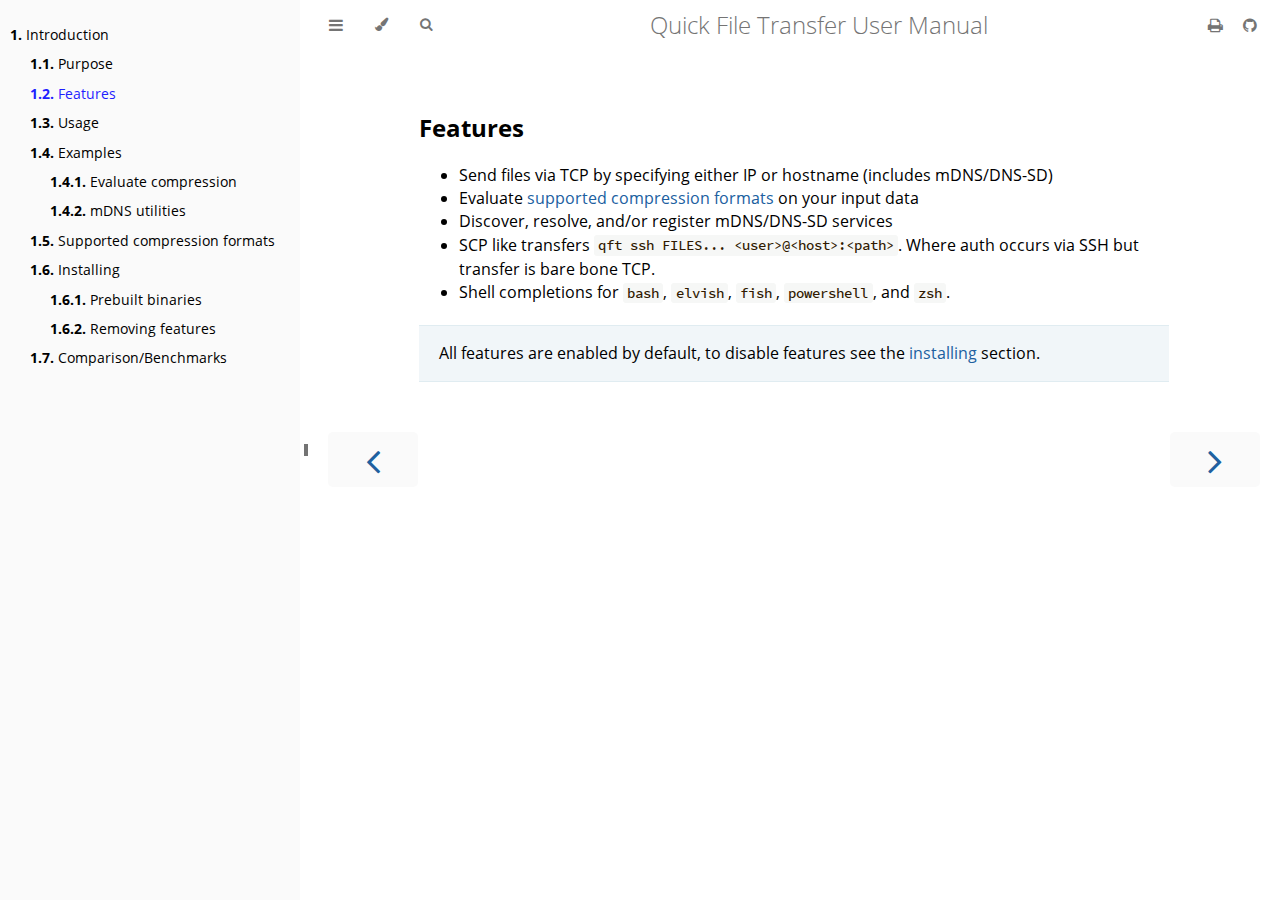
<file: man/chapter_3.html>
<!DOCTYPE HTML>
<html lang="en" class="light" dir="ltr">
    <head>
        <!-- Book generated using mdBook -->
        <meta charset="UTF-8">
        <title>Features - Quick File Transfer User Manual</title>


        <!-- Custom HTML head -->
        
        <meta name="description" content="">
        <meta name="viewport" content="width=device-width, initial-scale=1">
        <meta name="theme-color" content="#ffffff">

        <link rel="icon" href="favicon.svg">
        <link rel="shortcut icon" href="favicon.png">
        <link rel="stylesheet" href="css/variables.css">
        <link rel="stylesheet" href="css/general.css">
        <link rel="stylesheet" href="css/chrome.css">
        <link rel="stylesheet" href="css/print.css" media="print">

        <!-- Fonts -->
        <link rel="stylesheet" href="FontAwesome/css/font-awesome.css">
        <link rel="stylesheet" href="fonts/fonts.css">

        <!-- Highlight.js Stylesheets -->
        <link rel="stylesheet" href="highlight.css">
        <link rel="stylesheet" href="tomorrow-night.css">
        <link rel="stylesheet" href="ayu-highlight.css">

        <!-- Custom theme stylesheets -->

    </head>
    <body class="sidebar-visible no-js">
    <div id="body-container">
        <!-- Provide site root to javascript -->
        <script>
            var path_to_root = "";
            var default_theme = window.matchMedia("(prefers-color-scheme: dark)").matches ? "navy" : "light";
        </script>

        <!-- Work around some values being stored in localStorage wrapped in quotes -->
        <script>
            try {
                var theme = localStorage.getItem('mdbook-theme');
                var sidebar = localStorage.getItem('mdbook-sidebar');

                if (theme.startsWith('"') && theme.endsWith('"')) {
                    localStorage.setItem('mdbook-theme', theme.slice(1, theme.length - 1));
                }

                if (sidebar.startsWith('"') && sidebar.endsWith('"')) {
                    localStorage.setItem('mdbook-sidebar', sidebar.slice(1, sidebar.length - 1));
                }
            } catch (e) { }
        </script>

        <!-- Set the theme before any content is loaded, prevents flash -->
        <script>
            var theme;
            try { theme = localStorage.getItem('mdbook-theme'); } catch(e) { }
            if (theme === null || theme === undefined) { theme = default_theme; }
            var html = document.querySelector('html');
            html.classList.remove('light')
            html.classList.add(theme);
            var body = document.querySelector('body');
            body.classList.remove('no-js')
            body.classList.add('js');
        </script>

        <input type="checkbox" id="sidebar-toggle-anchor" class="hidden">

        <!-- Hide / unhide sidebar before it is displayed -->
        <script>
            var body = document.querySelector('body');
            var sidebar = null;
            var sidebar_toggle = document.getElementById("sidebar-toggle-anchor");
            if (document.body.clientWidth >= 1080) {
                try { sidebar = localStorage.getItem('mdbook-sidebar'); } catch(e) { }
                sidebar = sidebar || 'visible';
            } else {
                sidebar = 'hidden';
            }
            sidebar_toggle.checked = sidebar === 'visible';
            body.classList.remove('sidebar-visible');
            body.classList.add("sidebar-" + sidebar);
        </script>

        <nav id="sidebar" class="sidebar" aria-label="Table of contents">
            <div class="sidebar-scrollbox">
                <ol class="chapter"><li class="chapter-item expanded "><a href="chapter_1.html"><strong aria-hidden="true">1.</strong> Introduction</a></li><li><ol class="section"><li class="chapter-item expanded "><a href="chapter_2.html"><strong aria-hidden="true">1.1.</strong> Purpose</a></li><li class="chapter-item expanded "><a href="chapter_3.html" class="active"><strong aria-hidden="true">1.2.</strong> Features</a></li><li class="chapter-item expanded "><a href="chapter_4.html"><strong aria-hidden="true">1.3.</strong> Usage</a></li><li class="chapter-item expanded "><a href="chapter_5.html"><strong aria-hidden="true">1.4.</strong> Examples</a></li><li><ol class="section"><li class="chapter-item expanded "><a href="chapter_6.html"><strong aria-hidden="true">1.4.1.</strong> Evaluate compression</a></li><li class="chapter-item expanded "><a href="chapter_7.html"><strong aria-hidden="true">1.4.2.</strong> mDNS utilities</a></li></ol></li><li class="chapter-item expanded "><a href="chapter_8.html"><strong aria-hidden="true">1.5.</strong> Supported compression formats</a></li><li class="chapter-item expanded "><a href="chapter_9.html"><strong aria-hidden="true">1.6.</strong> Installing</a></li><li><ol class="section"><li class="chapter-item expanded "><a href="chapter_10.html"><strong aria-hidden="true">1.6.1.</strong> Prebuilt binaries</a></li><li class="chapter-item expanded "><a href="chapter_11.html"><strong aria-hidden="true">1.6.2.</strong> Removing features</a></li></ol></li><li class="chapter-item expanded "><a href="chapter_12.html"><strong aria-hidden="true">1.7.</strong> Comparison/Benchmarks</a></li></ol></li></ol>
            </div>
            <div id="sidebar-resize-handle" class="sidebar-resize-handle">
                <div class="sidebar-resize-indicator"></div>
            </div>
        </nav>

        <!-- Track and set sidebar scroll position -->
        <script>
            var sidebarScrollbox = document.querySelector('#sidebar .sidebar-scrollbox');
            sidebarScrollbox.addEventListener('click', function(e) {
                if (e.target.tagName === 'A') {
                    sessionStorage.setItem('sidebar-scroll', sidebarScrollbox.scrollTop);
                }
            }, { passive: true });
            var sidebarScrollTop = sessionStorage.getItem('sidebar-scroll');
            sessionStorage.removeItem('sidebar-scroll');
            if (sidebarScrollTop) {
                // preserve sidebar scroll position when navigating via links within sidebar
                sidebarScrollbox.scrollTop = sidebarScrollTop;
            } else {
                // scroll sidebar to current active section when navigating via "next/previous chapter" buttons
                var activeSection = document.querySelector('#sidebar .active');
                if (activeSection) {
                    activeSection.scrollIntoView({ block: 'center' });
                }
            }
        </script>

        <div id="page-wrapper" class="page-wrapper">

            <div class="page">
                                <div id="menu-bar-hover-placeholder"></div>
                <div id="menu-bar" class="menu-bar sticky">
                    <div class="left-buttons">
                        <label id="sidebar-toggle" class="icon-button" for="sidebar-toggle-anchor" title="Toggle Table of Contents" aria-label="Toggle Table of Contents" aria-controls="sidebar">
                            <i class="fa fa-bars"></i>
                        </label>
                        <button id="theme-toggle" class="icon-button" type="button" title="Change theme" aria-label="Change theme" aria-haspopup="true" aria-expanded="false" aria-controls="theme-list">
                            <i class="fa fa-paint-brush"></i>
                        </button>
                        <ul id="theme-list" class="theme-popup" aria-label="Themes" role="menu">
                            <li role="none"><button role="menuitem" class="theme" id="light">Light</button></li>
                            <li role="none"><button role="menuitem" class="theme" id="rust">Rust</button></li>
                            <li role="none"><button role="menuitem" class="theme" id="coal">Coal</button></li>
                            <li role="none"><button role="menuitem" class="theme" id="navy">Navy</button></li>
                            <li role="none"><button role="menuitem" class="theme" id="ayu">Ayu</button></li>
                        </ul>
                        <button id="search-toggle" class="icon-button" type="button" title="Search. (Shortkey: s)" aria-label="Toggle Searchbar" aria-expanded="false" aria-keyshortcuts="S" aria-controls="searchbar">
                            <i class="fa fa-search"></i>
                        </button>
                    </div>

                    <h1 class="menu-title">Quick File Transfer User Manual</h1>

                    <div class="right-buttons">
                        <a href="print.html" title="Print this book" aria-label="Print this book">
                            <i id="print-button" class="fa fa-print"></i>
                        </a>
                        <a href="https://github.com/CramBL/quick-file-transfer" title="Git repository" aria-label="Git repository">
                            <i id="git-repository-button" class="fa fa-github"></i>
                        </a>

                    </div>
                </div>

                <div id="search-wrapper" class="hidden">
                    <form id="searchbar-outer" class="searchbar-outer">
                        <input type="search" id="searchbar" name="searchbar" placeholder="Search this book ..." aria-controls="searchresults-outer" aria-describedby="searchresults-header">
                    </form>
                    <div id="searchresults-outer" class="searchresults-outer hidden">
                        <div id="searchresults-header" class="searchresults-header"></div>
                        <ul id="searchresults">
                        </ul>
                    </div>
                </div>

                <!-- Apply ARIA attributes after the sidebar and the sidebar toggle button are added to the DOM -->
                <script>
                    document.getElementById('sidebar-toggle').setAttribute('aria-expanded', sidebar === 'visible');
                    document.getElementById('sidebar').setAttribute('aria-hidden', sidebar !== 'visible');
                    Array.from(document.querySelectorAll('#sidebar a')).forEach(function(link) {
                        link.setAttribute('tabIndex', sidebar === 'visible' ? 0 : -1);
                    });
                </script>

                <div id="content" class="content">
                    <main>
                        <h2 id="features"><a class="header" href="#features">Features</a></h2>
<ul>
<li>Send files via TCP by specifying either IP or hostname (includes mDNS/DNS-SD)</li>
<li>Evaluate <a href="chapter_8.html">supported compression formats</a> on your input data</li>
<li>Discover, resolve, and/or register mDNS/DNS-SD services</li>
<li>SCP like transfers <code>qft ssh FILES... &lt;user&gt;@&lt;host&gt;:&lt;path&gt;</code>. Where auth occurs via SSH but transfer is bare bone TCP.</li>
<li>Shell completions for <code>bash</code>, <code>elvish</code>, <code>fish</code>, <code>powershell</code>, and <code>zsh</code>.</li>
</ul>
<blockquote>
<p>All features are enabled by default, to disable features see the <a href="chapter_9.html">installing</a> section.</p>
</blockquote>

                    </main>

                    <nav class="nav-wrapper" aria-label="Page navigation">
                        <!-- Mobile navigation buttons -->
                            <a rel="prev" href="chapter_2.html" class="mobile-nav-chapters previous" title="Previous chapter" aria-label="Previous chapter" aria-keyshortcuts="Left">
                                <i class="fa fa-angle-left"></i>
                            </a>

                            <a rel="next prefetch" href="chapter_4.html" class="mobile-nav-chapters next" title="Next chapter" aria-label="Next chapter" aria-keyshortcuts="Right">
                                <i class="fa fa-angle-right"></i>
                            </a>

                        <div style="clear: both"></div>
                    </nav>
                </div>
            </div>

            <nav class="nav-wide-wrapper" aria-label="Page navigation">
                    <a rel="prev" href="chapter_2.html" class="nav-chapters previous" title="Previous chapter" aria-label="Previous chapter" aria-keyshortcuts="Left">
                        <i class="fa fa-angle-left"></i>
                    </a>

                    <a rel="next prefetch" href="chapter_4.html" class="nav-chapters next" title="Next chapter" aria-label="Next chapter" aria-keyshortcuts="Right">
                        <i class="fa fa-angle-right"></i>
                    </a>
            </nav>

        </div>




        <script>
            window.playground_copyable = true;
        </script>


        <script src="elasticlunr.min.js"></script>
        <script src="mark.min.js"></script>
        <script src="searcher.js"></script>

        <script src="clipboard.min.js"></script>
        <script src="highlight.js"></script>
        <script src="book.js"></script>

        <!-- Custom JS scripts -->


    </div>
    </body>
</html>
</file>
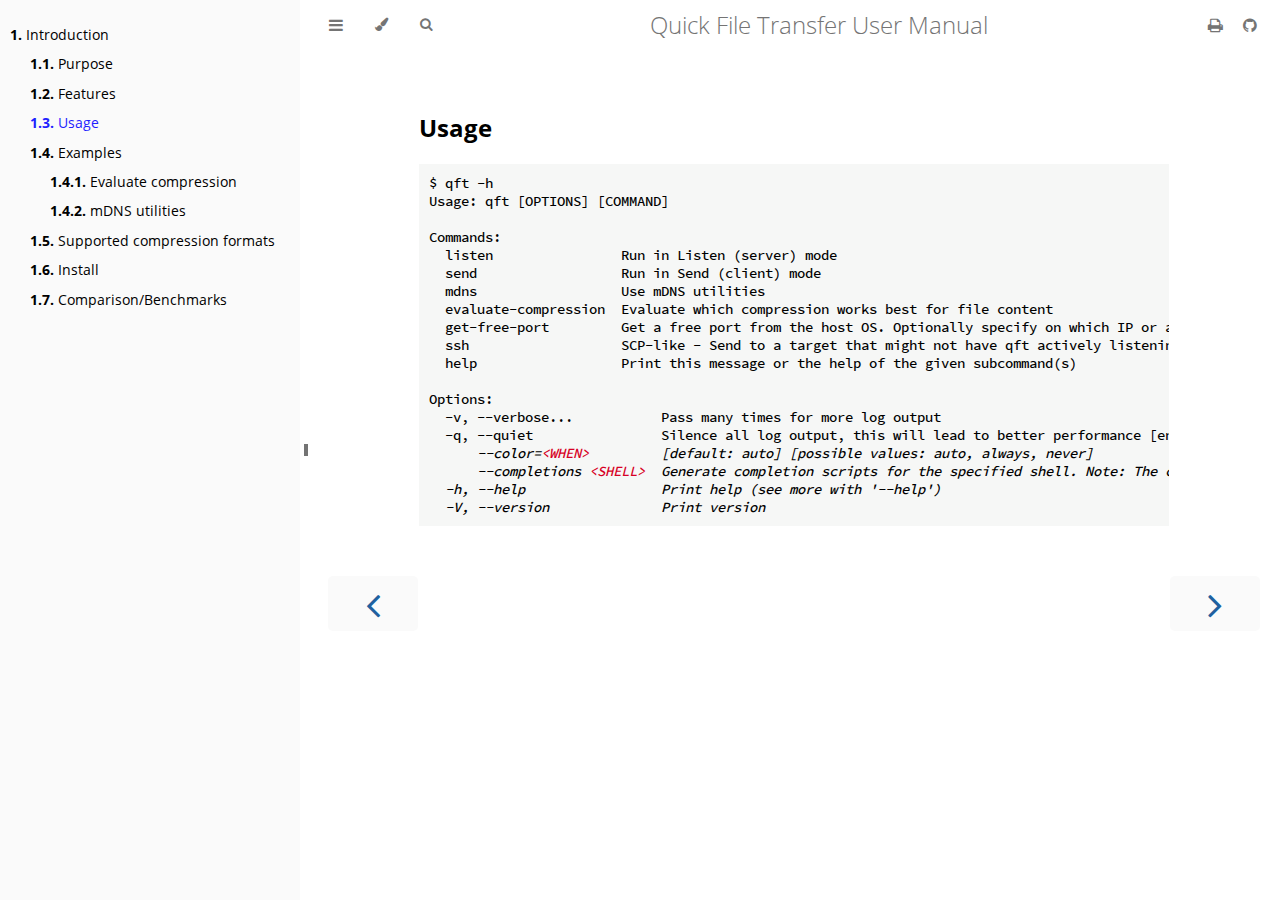
<file: man/chapter_4.html>
<!DOCTYPE HTML>
<html lang="en" class="light" dir="ltr">
    <head>
        <!-- Book generated using mdBook -->
        <meta charset="UTF-8">
        <title>Usage - Quick File Transfer User Manual</title>


        <!-- Custom HTML head -->
        
        <meta name="description" content="">
        <meta name="viewport" content="width=device-width, initial-scale=1">
        <meta name="theme-color" content="#ffffff">

        <link rel="icon" href="favicon.svg">
        <link rel="shortcut icon" href="favicon.png">
        <link rel="stylesheet" href="css/variables.css">
        <link rel="stylesheet" href="css/general.css">
        <link rel="stylesheet" href="css/chrome.css">
        <link rel="stylesheet" href="css/print.css" media="print">

        <!-- Fonts -->
        <link rel="stylesheet" href="FontAwesome/css/font-awesome.css">
        <link rel="stylesheet" href="fonts/fonts.css">

        <!-- Highlight.js Stylesheets -->
        <link rel="stylesheet" href="highlight.css">
        <link rel="stylesheet" href="tomorrow-night.css">
        <link rel="stylesheet" href="ayu-highlight.css">

        <!-- Custom theme stylesheets -->

    </head>
    <body class="sidebar-visible no-js">
    <div id="body-container">
        <!-- Provide site root to javascript -->
        <script>
            var path_to_root = "";
            var default_theme = window.matchMedia("(prefers-color-scheme: dark)").matches ? "navy" : "light";
        </script>

        <!-- Work around some values being stored in localStorage wrapped in quotes -->
        <script>
            try {
                var theme = localStorage.getItem('mdbook-theme');
                var sidebar = localStorage.getItem('mdbook-sidebar');

                if (theme.startsWith('"') && theme.endsWith('"')) {
                    localStorage.setItem('mdbook-theme', theme.slice(1, theme.length - 1));
                }

                if (sidebar.startsWith('"') && sidebar.endsWith('"')) {
                    localStorage.setItem('mdbook-sidebar', sidebar.slice(1, sidebar.length - 1));
                }
            } catch (e) { }
        </script>

        <!-- Set the theme before any content is loaded, prevents flash -->
        <script>
            var theme;
            try { theme = localStorage.getItem('mdbook-theme'); } catch(e) { }
            if (theme === null || theme === undefined) { theme = default_theme; }
            var html = document.querySelector('html');
            html.classList.remove('light')
            html.classList.add(theme);
            var body = document.querySelector('body');
            body.classList.remove('no-js')
            body.classList.add('js');
        </script>

        <input type="checkbox" id="sidebar-toggle-anchor" class="hidden">

        <!-- Hide / unhide sidebar before it is displayed -->
        <script>
            var body = document.querySelector('body');
            var sidebar = null;
            var sidebar_toggle = document.getElementById("sidebar-toggle-anchor");
            if (document.body.clientWidth >= 1080) {
                try { sidebar = localStorage.getItem('mdbook-sidebar'); } catch(e) { }
                sidebar = sidebar || 'visible';
            } else {
                sidebar = 'hidden';
            }
            sidebar_toggle.checked = sidebar === 'visible';
            body.classList.remove('sidebar-visible');
            body.classList.add("sidebar-" + sidebar);
        </script>

        <nav id="sidebar" class="sidebar" aria-label="Table of contents">
            <div class="sidebar-scrollbox">
                <ol class="chapter"><li class="chapter-item expanded "><a href="chapter_1.html"><strong aria-hidden="true">1.</strong> Introduction</a></li><li><ol class="section"><li class="chapter-item expanded "><a href="chapter_2.html"><strong aria-hidden="true">1.1.</strong> Purpose</a></li><li class="chapter-item expanded "><a href="chapter_3.html"><strong aria-hidden="true">1.2.</strong> Features</a></li><li class="chapter-item expanded "><a href="chapter_4.html" class="active"><strong aria-hidden="true">1.3.</strong> Usage</a></li><li class="chapter-item expanded "><a href="chapter_5.html"><strong aria-hidden="true">1.4.</strong> Examples</a></li><li><ol class="section"><li class="chapter-item expanded "><a href="chapter_6.html"><strong aria-hidden="true">1.4.1.</strong> Evaluate compression</a></li><li class="chapter-item expanded "><a href="chapter_7.html"><strong aria-hidden="true">1.4.2.</strong> mDNS utilities</a></li></ol></li><li class="chapter-item expanded "><a href="chapter_8.html"><strong aria-hidden="true">1.5.</strong> Supported compression formats</a></li><li class="chapter-item expanded "><a href="chapter_9.html"><strong aria-hidden="true">1.6.</strong> Install</a></li><li class="chapter-item expanded "><a href="chapter_10.html"><strong aria-hidden="true">1.7.</strong> Comparison/Benchmarks</a></li></ol></li></ol>
            </div>
            <div id="sidebar-resize-handle" class="sidebar-resize-handle">
                <div class="sidebar-resize-indicator"></div>
            </div>
        </nav>

        <!-- Track and set sidebar scroll position -->
        <script>
            var sidebarScrollbox = document.querySelector('#sidebar .sidebar-scrollbox');
            sidebarScrollbox.addEventListener('click', function(e) {
                if (e.target.tagName === 'A') {
                    sessionStorage.setItem('sidebar-scroll', sidebarScrollbox.scrollTop);
                }
            }, { passive: true });
            var sidebarScrollTop = sessionStorage.getItem('sidebar-scroll');
            sessionStorage.removeItem('sidebar-scroll');
            if (sidebarScrollTop) {
                // preserve sidebar scroll position when navigating via links within sidebar
                sidebarScrollbox.scrollTop = sidebarScrollTop;
            } else {
                // scroll sidebar to current active section when navigating via "next/previous chapter" buttons
                var activeSection = document.querySelector('#sidebar .active');
                if (activeSection) {
                    activeSection.scrollIntoView({ block: 'center' });
                }
            }
        </script>

        <div id="page-wrapper" class="page-wrapper">

            <div class="page">
                                <div id="menu-bar-hover-placeholder"></div>
                <div id="menu-bar" class="menu-bar sticky">
                    <div class="left-buttons">
                        <label id="sidebar-toggle" class="icon-button" for="sidebar-toggle-anchor" title="Toggle Table of Contents" aria-label="Toggle Table of Contents" aria-controls="sidebar">
                            <i class="fa fa-bars"></i>
                        </label>
                        <button id="theme-toggle" class="icon-button" type="button" title="Change theme" aria-label="Change theme" aria-haspopup="true" aria-expanded="false" aria-controls="theme-list">
                            <i class="fa fa-paint-brush"></i>
                        </button>
                        <ul id="theme-list" class="theme-popup" aria-label="Themes" role="menu">
                            <li role="none"><button role="menuitem" class="theme" id="light">Light</button></li>
                            <li role="none"><button role="menuitem" class="theme" id="rust">Rust</button></li>
                            <li role="none"><button role="menuitem" class="theme" id="coal">Coal</button></li>
                            <li role="none"><button role="menuitem" class="theme" id="navy">Navy</button></li>
                            <li role="none"><button role="menuitem" class="theme" id="ayu">Ayu</button></li>
                        </ul>
                        <button id="search-toggle" class="icon-button" type="button" title="Search. (Shortkey: s)" aria-label="Toggle Searchbar" aria-expanded="false" aria-keyshortcuts="S" aria-controls="searchbar">
                            <i class="fa fa-search"></i>
                        </button>
                    </div>

                    <h1 class="menu-title">Quick File Transfer User Manual</h1>

                    <div class="right-buttons">
                        <a href="print.html" title="Print this book" aria-label="Print this book">
                            <i id="print-button" class="fa fa-print"></i>
                        </a>
                        <a href="https://github.com/CramBL/quick-file-transfer" title="Git repository" aria-label="Git repository">
                            <i id="git-repository-button" class="fa fa-github"></i>
                        </a>

                    </div>
                </div>

                <div id="search-wrapper" class="hidden">
                    <form id="searchbar-outer" class="searchbar-outer">
                        <input type="search" id="searchbar" name="searchbar" placeholder="Search this book ..." aria-controls="searchresults-outer" aria-describedby="searchresults-header">
                    </form>
                    <div id="searchresults-outer" class="searchresults-outer hidden">
                        <div id="searchresults-header" class="searchresults-header"></div>
                        <ul id="searchresults">
                        </ul>
                    </div>
                </div>

                <!-- Apply ARIA attributes after the sidebar and the sidebar toggle button are added to the DOM -->
                <script>
                    document.getElementById('sidebar-toggle').setAttribute('aria-expanded', sidebar === 'visible');
                    document.getElementById('sidebar').setAttribute('aria-hidden', sidebar !== 'visible');
                    Array.from(document.querySelectorAll('#sidebar a')).forEach(function(link) {
                        link.setAttribute('tabIndex', sidebar === 'visible' ? 0 : -1);
                    });
                </script>

                <div id="content" class="content">
                    <main>
                        <h2 id="usage"><a class="header" href="#usage">Usage</a></h2>
<pre><code class="language-markdown">$ qft -h
Usage: qft [OPTIONS] [COMMAND]

Commands:
  listen                Run in Listen (server) mode
  send                  Run in Send (client) mode
  mdns                  Use mDNS utilities
  evaluate-compression  Evaluate which compression works best for file content
  get-free-port         Get a free port from the host OS. Optionally specify on which IP or a port range to scan for a free port
  ssh                   SCP-like - Send to a target that might not have qft actively listening, authenticating over SSH and transferring over TCP
  help                  Print this message or the help of the given subcommand(s)

Options:
  -v, --verbose...           Pass many times for more log output
  -q, --quiet                Silence all log output, this will lead to better performance [env: QFT_QUIET=]
      --color=&lt;WHEN&gt;         [default: auto] [possible values: auto, always, never]
      --completions &lt;SHELL&gt;  Generate completion scripts for the specified shell. Note: The completion script is printed to stdout [possible values: bash, elvish, fish, powershell, zsh]
  -h, --help                 Print help (see more with '--help')
  -V, --version              Print version
</code></pre>

                    </main>

                    <nav class="nav-wrapper" aria-label="Page navigation">
                        <!-- Mobile navigation buttons -->
                            <a rel="prev" href="chapter_3.html" class="mobile-nav-chapters previous" title="Previous chapter" aria-label="Previous chapter" aria-keyshortcuts="Left">
                                <i class="fa fa-angle-left"></i>
                            </a>

                            <a rel="next prefetch" href="chapter_5.html" class="mobile-nav-chapters next" title="Next chapter" aria-label="Next chapter" aria-keyshortcuts="Right">
                                <i class="fa fa-angle-right"></i>
                            </a>

                        <div style="clear: both"></div>
                    </nav>
                </div>
            </div>

            <nav class="nav-wide-wrapper" aria-label="Page navigation">
                    <a rel="prev" href="chapter_3.html" class="nav-chapters previous" title="Previous chapter" aria-label="Previous chapter" aria-keyshortcuts="Left">
                        <i class="fa fa-angle-left"></i>
                    </a>

                    <a rel="next prefetch" href="chapter_5.html" class="nav-chapters next" title="Next chapter" aria-label="Next chapter" aria-keyshortcuts="Right">
                        <i class="fa fa-angle-right"></i>
                    </a>
            </nav>

        </div>




        <script>
            window.playground_copyable = true;
        </script>


        <script src="elasticlunr.min.js"></script>
        <script src="mark.min.js"></script>
        <script src="searcher.js"></script>

        <script src="clipboard.min.js"></script>
        <script src="highlight.js"></script>
        <script src="book.js"></script>

        <!-- Custom JS scripts -->


    </div>
    </body>
</html>
</file>
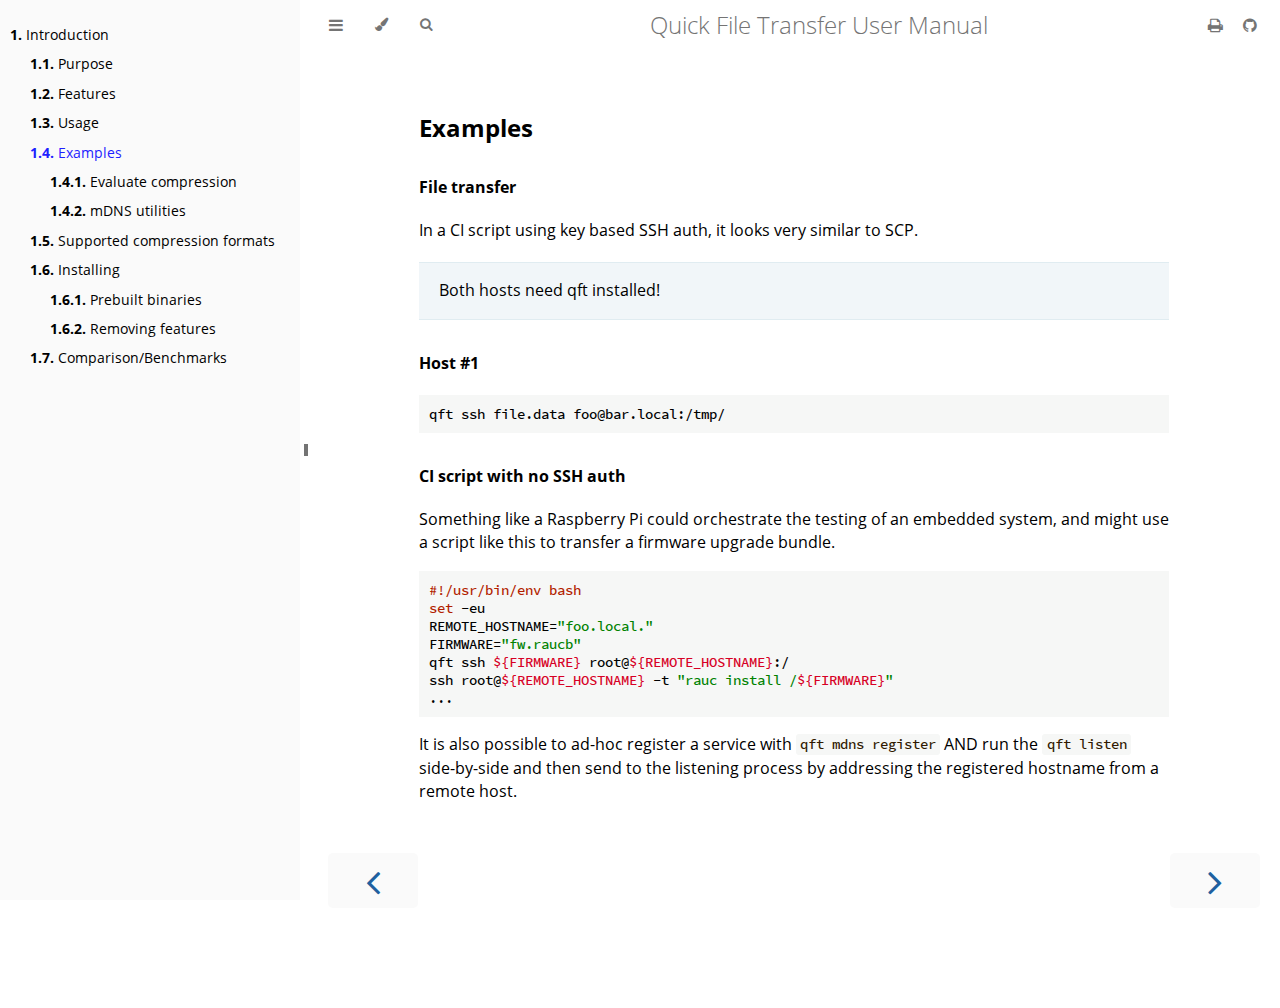
<file: man/chapter_5.html>
<!DOCTYPE HTML>
<html lang="en" class="light" dir="ltr">
    <head>
        <!-- Book generated using mdBook -->
        <meta charset="UTF-8">
        <title>Examples - Quick File Transfer User Manual</title>


        <!-- Custom HTML head -->
        
        <meta name="description" content="">
        <meta name="viewport" content="width=device-width, initial-scale=1">
        <meta name="theme-color" content="#ffffff">

        <link rel="icon" href="favicon.svg">
        <link rel="shortcut icon" href="favicon.png">
        <link rel="stylesheet" href="css/variables.css">
        <link rel="stylesheet" href="css/general.css">
        <link rel="stylesheet" href="css/chrome.css">
        <link rel="stylesheet" href="css/print.css" media="print">

        <!-- Fonts -->
        <link rel="stylesheet" href="FontAwesome/css/font-awesome.css">
        <link rel="stylesheet" href="fonts/fonts.css">

        <!-- Highlight.js Stylesheets -->
        <link rel="stylesheet" href="highlight.css">
        <link rel="stylesheet" href="tomorrow-night.css">
        <link rel="stylesheet" href="ayu-highlight.css">

        <!-- Custom theme stylesheets -->

    </head>
    <body class="sidebar-visible no-js">
    <div id="body-container">
        <!-- Provide site root to javascript -->
        <script>
            var path_to_root = "";
            var default_theme = window.matchMedia("(prefers-color-scheme: dark)").matches ? "navy" : "light";
        </script>

        <!-- Work around some values being stored in localStorage wrapped in quotes -->
        <script>
            try {
                var theme = localStorage.getItem('mdbook-theme');
                var sidebar = localStorage.getItem('mdbook-sidebar');

                if (theme.startsWith('"') && theme.endsWith('"')) {
                    localStorage.setItem('mdbook-theme', theme.slice(1, theme.length - 1));
                }

                if (sidebar.startsWith('"') && sidebar.endsWith('"')) {
                    localStorage.setItem('mdbook-sidebar', sidebar.slice(1, sidebar.length - 1));
                }
            } catch (e) { }
        </script>

        <!-- Set the theme before any content is loaded, prevents flash -->
        <script>
            var theme;
            try { theme = localStorage.getItem('mdbook-theme'); } catch(e) { }
            if (theme === null || theme === undefined) { theme = default_theme; }
            var html = document.querySelector('html');
            html.classList.remove('light')
            html.classList.add(theme);
            var body = document.querySelector('body');
            body.classList.remove('no-js')
            body.classList.add('js');
        </script>

        <input type="checkbox" id="sidebar-toggle-anchor" class="hidden">

        <!-- Hide / unhide sidebar before it is displayed -->
        <script>
            var body = document.querySelector('body');
            var sidebar = null;
            var sidebar_toggle = document.getElementById("sidebar-toggle-anchor");
            if (document.body.clientWidth >= 1080) {
                try { sidebar = localStorage.getItem('mdbook-sidebar'); } catch(e) { }
                sidebar = sidebar || 'visible';
            } else {
                sidebar = 'hidden';
            }
            sidebar_toggle.checked = sidebar === 'visible';
            body.classList.remove('sidebar-visible');
            body.classList.add("sidebar-" + sidebar);
        </script>

        <nav id="sidebar" class="sidebar" aria-label="Table of contents">
            <div class="sidebar-scrollbox">
                <ol class="chapter"><li class="chapter-item expanded "><a href="chapter_1.html"><strong aria-hidden="true">1.</strong> Introduction</a></li><li><ol class="section"><li class="chapter-item expanded "><a href="chapter_2.html"><strong aria-hidden="true">1.1.</strong> Purpose</a></li><li class="chapter-item expanded "><a href="chapter_3.html"><strong aria-hidden="true">1.2.</strong> Features</a></li><li class="chapter-item expanded "><a href="chapter_4.html"><strong aria-hidden="true">1.3.</strong> Usage</a></li><li class="chapter-item expanded "><a href="chapter_5.html" class="active"><strong aria-hidden="true">1.4.</strong> Examples</a></li><li><ol class="section"><li class="chapter-item expanded "><a href="chapter_6.html"><strong aria-hidden="true">1.4.1.</strong> Evaluate compression</a></li><li class="chapter-item expanded "><a href="chapter_7.html"><strong aria-hidden="true">1.4.2.</strong> mDNS utilities</a></li></ol></li><li class="chapter-item expanded "><a href="chapter_8.html"><strong aria-hidden="true">1.5.</strong> Supported compression formats</a></li><li class="chapter-item expanded "><a href="chapter_9.html"><strong aria-hidden="true">1.6.</strong> Installing</a></li><li><ol class="section"><li class="chapter-item expanded "><a href="chapter_10.html"><strong aria-hidden="true">1.6.1.</strong> Prebuilt binaries</a></li><li class="chapter-item expanded "><a href="chapter_11.html"><strong aria-hidden="true">1.6.2.</strong> Removing features</a></li></ol></li><li class="chapter-item expanded "><a href="chapter_12.html"><strong aria-hidden="true">1.7.</strong> Comparison/Benchmarks</a></li></ol></li></ol>
            </div>
            <div id="sidebar-resize-handle" class="sidebar-resize-handle">
                <div class="sidebar-resize-indicator"></div>
            </div>
        </nav>

        <!-- Track and set sidebar scroll position -->
        <script>
            var sidebarScrollbox = document.querySelector('#sidebar .sidebar-scrollbox');
            sidebarScrollbox.addEventListener('click', function(e) {
                if (e.target.tagName === 'A') {
                    sessionStorage.setItem('sidebar-scroll', sidebarScrollbox.scrollTop);
                }
            }, { passive: true });
            var sidebarScrollTop = sessionStorage.getItem('sidebar-scroll');
            sessionStorage.removeItem('sidebar-scroll');
            if (sidebarScrollTop) {
                // preserve sidebar scroll position when navigating via links within sidebar
                sidebarScrollbox.scrollTop = sidebarScrollTop;
            } else {
                // scroll sidebar to current active section when navigating via "next/previous chapter" buttons
                var activeSection = document.querySelector('#sidebar .active');
                if (activeSection) {
                    activeSection.scrollIntoView({ block: 'center' });
                }
            }
        </script>

        <div id="page-wrapper" class="page-wrapper">

            <div class="page">
                                <div id="menu-bar-hover-placeholder"></div>
                <div id="menu-bar" class="menu-bar sticky">
                    <div class="left-buttons">
                        <label id="sidebar-toggle" class="icon-button" for="sidebar-toggle-anchor" title="Toggle Table of Contents" aria-label="Toggle Table of Contents" aria-controls="sidebar">
                            <i class="fa fa-bars"></i>
                        </label>
                        <button id="theme-toggle" class="icon-button" type="button" title="Change theme" aria-label="Change theme" aria-haspopup="true" aria-expanded="false" aria-controls="theme-list">
                            <i class="fa fa-paint-brush"></i>
                        </button>
                        <ul id="theme-list" class="theme-popup" aria-label="Themes" role="menu">
                            <li role="none"><button role="menuitem" class="theme" id="light">Light</button></li>
                            <li role="none"><button role="menuitem" class="theme" id="rust">Rust</button></li>
                            <li role="none"><button role="menuitem" class="theme" id="coal">Coal</button></li>
                            <li role="none"><button role="menuitem" class="theme" id="navy">Navy</button></li>
                            <li role="none"><button role="menuitem" class="theme" id="ayu">Ayu</button></li>
                        </ul>
                        <button id="search-toggle" class="icon-button" type="button" title="Search. (Shortkey: s)" aria-label="Toggle Searchbar" aria-expanded="false" aria-keyshortcuts="S" aria-controls="searchbar">
                            <i class="fa fa-search"></i>
                        </button>
                    </div>

                    <h1 class="menu-title">Quick File Transfer User Manual</h1>

                    <div class="right-buttons">
                        <a href="print.html" title="Print this book" aria-label="Print this book">
                            <i id="print-button" class="fa fa-print"></i>
                        </a>
                        <a href="https://github.com/CramBL/quick-file-transfer" title="Git repository" aria-label="Git repository">
                            <i id="git-repository-button" class="fa fa-github"></i>
                        </a>

                    </div>
                </div>

                <div id="search-wrapper" class="hidden">
                    <form id="searchbar-outer" class="searchbar-outer">
                        <input type="search" id="searchbar" name="searchbar" placeholder="Search this book ..." aria-controls="searchresults-outer" aria-describedby="searchresults-header">
                    </form>
                    <div id="searchresults-outer" class="searchresults-outer hidden">
                        <div id="searchresults-header" class="searchresults-header"></div>
                        <ul id="searchresults">
                        </ul>
                    </div>
                </div>

                <!-- Apply ARIA attributes after the sidebar and the sidebar toggle button are added to the DOM -->
                <script>
                    document.getElementById('sidebar-toggle').setAttribute('aria-expanded', sidebar === 'visible');
                    document.getElementById('sidebar').setAttribute('aria-hidden', sidebar !== 'visible');
                    Array.from(document.querySelectorAll('#sidebar a')).forEach(function(link) {
                        link.setAttribute('tabIndex', sidebar === 'visible' ? 0 : -1);
                    });
                </script>

                <div id="content" class="content">
                    <main>
                        <h2 id="examples"><a class="header" href="#examples">Examples</a></h2>
<h4 id="file-transfer"><a class="header" href="#file-transfer">File transfer</a></h4>
<p>In a CI script using key based SSH auth, it looks very similar to SCP.</p>
<blockquote>
<p>Both hosts need qft installed!</p>
</blockquote>
<h4 id="host-1"><a class="header" href="#host-1">Host #1</a></h4>
<pre><code class="language-shell">qft ssh file.data foo@bar.local:/tmp/
</code></pre>
<h4 id="ci-script-with-no-ssh-auth"><a class="header" href="#ci-script-with-no-ssh-auth">CI script with no SSH auth</a></h4>
<p>Something like a Raspberry Pi could orchestrate the testing of an embedded system, and might use a script like this to transfer a firmware upgrade bundle.</p>
<pre><code class="language-bash">#!/usr/bin/env bash
set -eu
REMOTE_HOSTNAME="foo.local."
FIRMWARE="fw.raucb"
qft ssh ${FIRMWARE} root@${REMOTE_HOSTNAME}:/
ssh root@${REMOTE_HOSTNAME} -t "rauc install /${FIRMWARE}"
...
</code></pre>
<p>It is also possible to ad-hoc register a service with <code>qft mdns register</code> AND run the <code>qft listen</code> side-by-side and then send to the listening process by addressing the registered hostname from a remote host.</p>

                    </main>

                    <nav class="nav-wrapper" aria-label="Page navigation">
                        <!-- Mobile navigation buttons -->
                            <a rel="prev" href="chapter_4.html" class="mobile-nav-chapters previous" title="Previous chapter" aria-label="Previous chapter" aria-keyshortcuts="Left">
                                <i class="fa fa-angle-left"></i>
                            </a>

                            <a rel="next prefetch" href="chapter_6.html" class="mobile-nav-chapters next" title="Next chapter" aria-label="Next chapter" aria-keyshortcuts="Right">
                                <i class="fa fa-angle-right"></i>
                            </a>

                        <div style="clear: both"></div>
                    </nav>
                </div>
            </div>

            <nav class="nav-wide-wrapper" aria-label="Page navigation">
                    <a rel="prev" href="chapter_4.html" class="nav-chapters previous" title="Previous chapter" aria-label="Previous chapter" aria-keyshortcuts="Left">
                        <i class="fa fa-angle-left"></i>
                    </a>

                    <a rel="next prefetch" href="chapter_6.html" class="nav-chapters next" title="Next chapter" aria-label="Next chapter" aria-keyshortcuts="Right">
                        <i class="fa fa-angle-right"></i>
                    </a>
            </nav>

        </div>




        <script>
            window.playground_copyable = true;
        </script>


        <script src="elasticlunr.min.js"></script>
        <script src="mark.min.js"></script>
        <script src="searcher.js"></script>

        <script src="clipboard.min.js"></script>
        <script src="highlight.js"></script>
        <script src="book.js"></script>

        <!-- Custom JS scripts -->


    </div>
    </body>
</html>
</file>
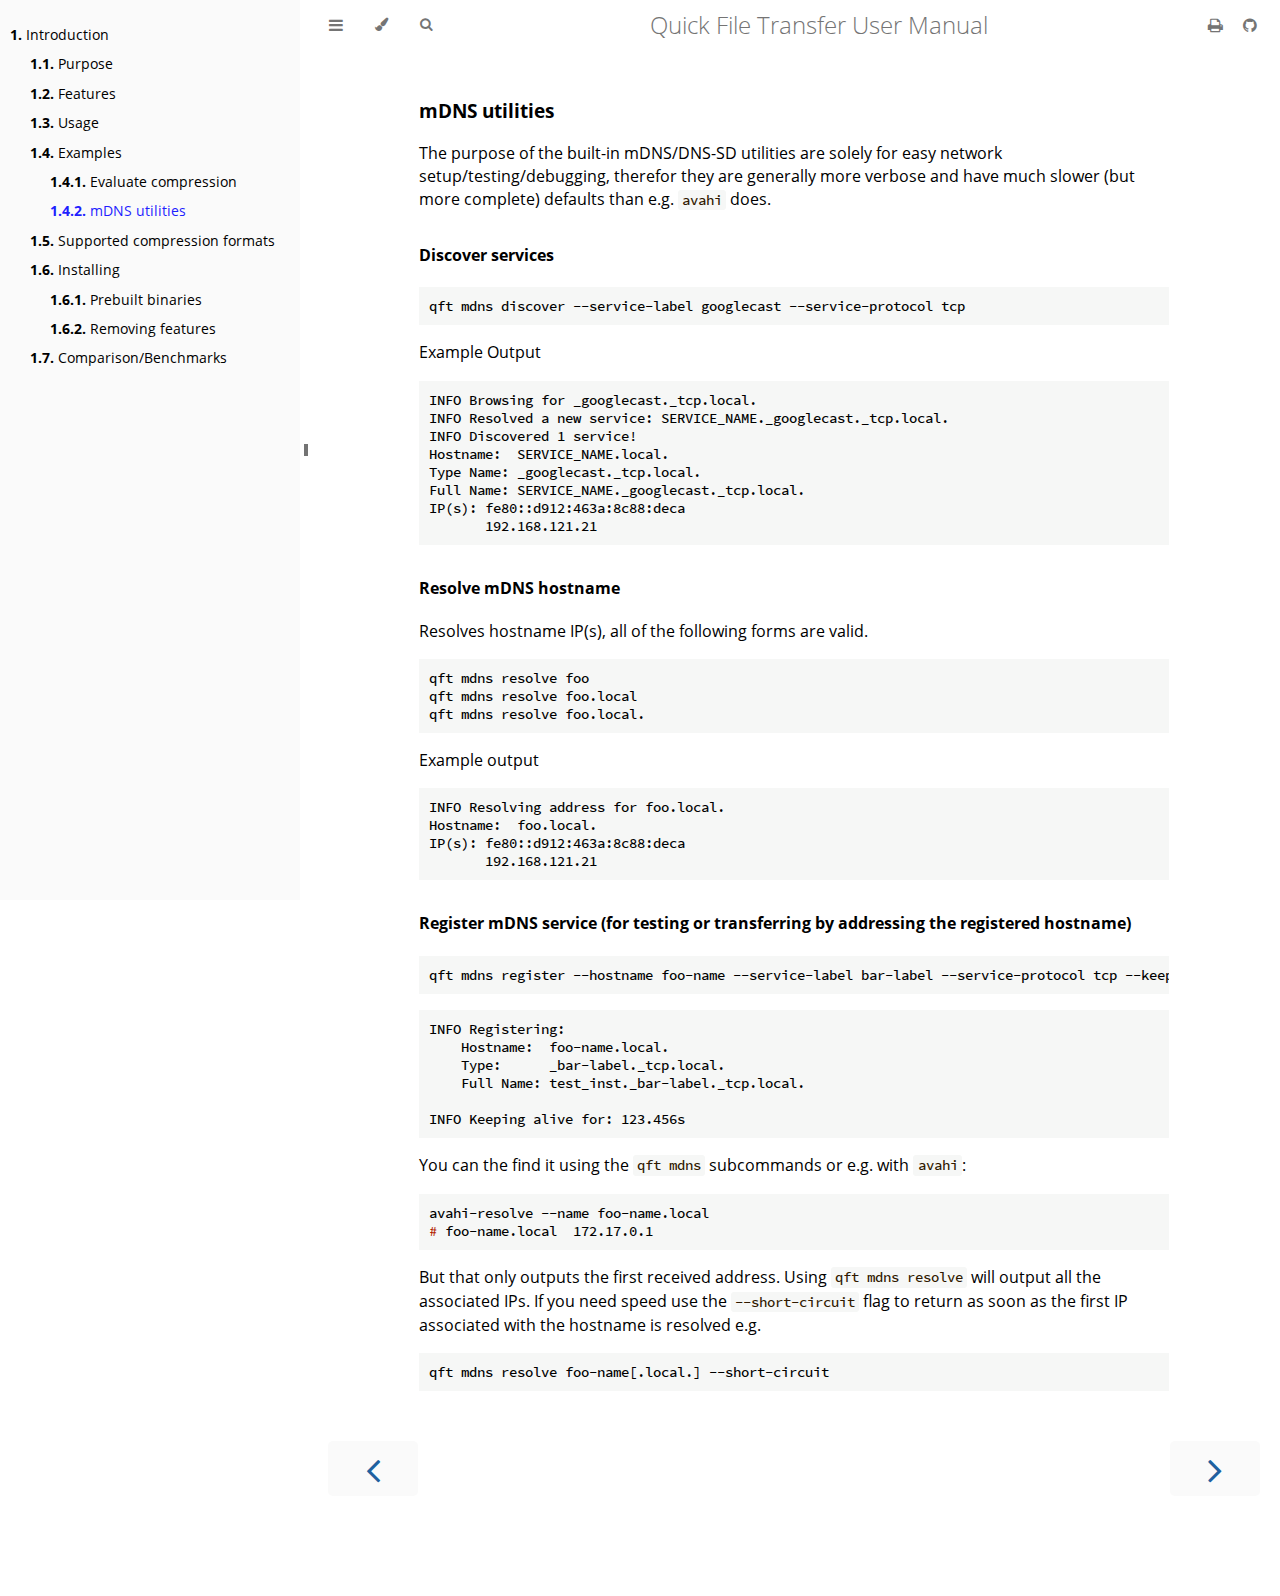
<file: man/chapter_7.html>
<!DOCTYPE HTML>
<html lang="en" class="light" dir="ltr">
    <head>
        <!-- Book generated using mdBook -->
        <meta charset="UTF-8">
        <title>mDNS utilities - Quick File Transfer User Manual</title>


        <!-- Custom HTML head -->
        
        <meta name="description" content="">
        <meta name="viewport" content="width=device-width, initial-scale=1">
        <meta name="theme-color" content="#ffffff">

        <link rel="icon" href="favicon.svg">
        <link rel="shortcut icon" href="favicon.png">
        <link rel="stylesheet" href="css/variables.css">
        <link rel="stylesheet" href="css/general.css">
        <link rel="stylesheet" href="css/chrome.css">
        <link rel="stylesheet" href="css/print.css" media="print">

        <!-- Fonts -->
        <link rel="stylesheet" href="FontAwesome/css/font-awesome.css">
        <link rel="stylesheet" href="fonts/fonts.css">

        <!-- Highlight.js Stylesheets -->
        <link rel="stylesheet" href="highlight.css">
        <link rel="stylesheet" href="tomorrow-night.css">
        <link rel="stylesheet" href="ayu-highlight.css">

        <!-- Custom theme stylesheets -->

    </head>
    <body class="sidebar-visible no-js">
    <div id="body-container">
        <!-- Provide site root to javascript -->
        <script>
            var path_to_root = "";
            var default_theme = window.matchMedia("(prefers-color-scheme: dark)").matches ? "navy" : "light";
        </script>

        <!-- Work around some values being stored in localStorage wrapped in quotes -->
        <script>
            try {
                var theme = localStorage.getItem('mdbook-theme');
                var sidebar = localStorage.getItem('mdbook-sidebar');

                if (theme.startsWith('"') && theme.endsWith('"')) {
                    localStorage.setItem('mdbook-theme', theme.slice(1, theme.length - 1));
                }

                if (sidebar.startsWith('"') && sidebar.endsWith('"')) {
                    localStorage.setItem('mdbook-sidebar', sidebar.slice(1, sidebar.length - 1));
                }
            } catch (e) { }
        </script>

        <!-- Set the theme before any content is loaded, prevents flash -->
        <script>
            var theme;
            try { theme = localStorage.getItem('mdbook-theme'); } catch(e) { }
            if (theme === null || theme === undefined) { theme = default_theme; }
            var html = document.querySelector('html');
            html.classList.remove('light')
            html.classList.add(theme);
            var body = document.querySelector('body');
            body.classList.remove('no-js')
            body.classList.add('js');
        </script>

        <input type="checkbox" id="sidebar-toggle-anchor" class="hidden">

        <!-- Hide / unhide sidebar before it is displayed -->
        <script>
            var body = document.querySelector('body');
            var sidebar = null;
            var sidebar_toggle = document.getElementById("sidebar-toggle-anchor");
            if (document.body.clientWidth >= 1080) {
                try { sidebar = localStorage.getItem('mdbook-sidebar'); } catch(e) { }
                sidebar = sidebar || 'visible';
            } else {
                sidebar = 'hidden';
            }
            sidebar_toggle.checked = sidebar === 'visible';
            body.classList.remove('sidebar-visible');
            body.classList.add("sidebar-" + sidebar);
        </script>

        <nav id="sidebar" class="sidebar" aria-label="Table of contents">
            <div class="sidebar-scrollbox">
                <ol class="chapter"><li class="chapter-item expanded "><a href="chapter_1.html"><strong aria-hidden="true">1.</strong> Introduction</a></li><li><ol class="section"><li class="chapter-item expanded "><a href="chapter_2.html"><strong aria-hidden="true">1.1.</strong> Purpose</a></li><li class="chapter-item expanded "><a href="chapter_3.html"><strong aria-hidden="true">1.2.</strong> Features</a></li><li class="chapter-item expanded "><a href="chapter_4.html"><strong aria-hidden="true">1.3.</strong> Usage</a></li><li class="chapter-item expanded "><a href="chapter_5.html"><strong aria-hidden="true">1.4.</strong> Examples</a></li><li><ol class="section"><li class="chapter-item expanded "><a href="chapter_6.html"><strong aria-hidden="true">1.4.1.</strong> Evaluate compression</a></li><li class="chapter-item expanded "><a href="chapter_7.html" class="active"><strong aria-hidden="true">1.4.2.</strong> mDNS utilities</a></li></ol></li><li class="chapter-item expanded "><a href="chapter_8.html"><strong aria-hidden="true">1.5.</strong> Supported compression formats</a></li><li class="chapter-item expanded "><a href="chapter_9.html"><strong aria-hidden="true">1.6.</strong> Installing</a></li><li><ol class="section"><li class="chapter-item expanded "><a href="chapter_10.html"><strong aria-hidden="true">1.6.1.</strong> Prebuilt binaries</a></li><li class="chapter-item expanded "><a href="chapter_11.html"><strong aria-hidden="true">1.6.2.</strong> Removing features</a></li></ol></li><li class="chapter-item expanded "><a href="chapter_12.html"><strong aria-hidden="true">1.7.</strong> Comparison/Benchmarks</a></li></ol></li></ol>
            </div>
            <div id="sidebar-resize-handle" class="sidebar-resize-handle">
                <div class="sidebar-resize-indicator"></div>
            </div>
        </nav>

        <!-- Track and set sidebar scroll position -->
        <script>
            var sidebarScrollbox = document.querySelector('#sidebar .sidebar-scrollbox');
            sidebarScrollbox.addEventListener('click', function(e) {
                if (e.target.tagName === 'A') {
                    sessionStorage.setItem('sidebar-scroll', sidebarScrollbox.scrollTop);
                }
            }, { passive: true });
            var sidebarScrollTop = sessionStorage.getItem('sidebar-scroll');
            sessionStorage.removeItem('sidebar-scroll');
            if (sidebarScrollTop) {
                // preserve sidebar scroll position when navigating via links within sidebar
                sidebarScrollbox.scrollTop = sidebarScrollTop;
            } else {
                // scroll sidebar to current active section when navigating via "next/previous chapter" buttons
                var activeSection = document.querySelector('#sidebar .active');
                if (activeSection) {
                    activeSection.scrollIntoView({ block: 'center' });
                }
            }
        </script>

        <div id="page-wrapper" class="page-wrapper">

            <div class="page">
                                <div id="menu-bar-hover-placeholder"></div>
                <div id="menu-bar" class="menu-bar sticky">
                    <div class="left-buttons">
                        <label id="sidebar-toggle" class="icon-button" for="sidebar-toggle-anchor" title="Toggle Table of Contents" aria-label="Toggle Table of Contents" aria-controls="sidebar">
                            <i class="fa fa-bars"></i>
                        </label>
                        <button id="theme-toggle" class="icon-button" type="button" title="Change theme" aria-label="Change theme" aria-haspopup="true" aria-expanded="false" aria-controls="theme-list">
                            <i class="fa fa-paint-brush"></i>
                        </button>
                        <ul id="theme-list" class="theme-popup" aria-label="Themes" role="menu">
                            <li role="none"><button role="menuitem" class="theme" id="light">Light</button></li>
                            <li role="none"><button role="menuitem" class="theme" id="rust">Rust</button></li>
                            <li role="none"><button role="menuitem" class="theme" id="coal">Coal</button></li>
                            <li role="none"><button role="menuitem" class="theme" id="navy">Navy</button></li>
                            <li role="none"><button role="menuitem" class="theme" id="ayu">Ayu</button></li>
                        </ul>
                        <button id="search-toggle" class="icon-button" type="button" title="Search. (Shortkey: s)" aria-label="Toggle Searchbar" aria-expanded="false" aria-keyshortcuts="S" aria-controls="searchbar">
                            <i class="fa fa-search"></i>
                        </button>
                    </div>

                    <h1 class="menu-title">Quick File Transfer User Manual</h1>

                    <div class="right-buttons">
                        <a href="print.html" title="Print this book" aria-label="Print this book">
                            <i id="print-button" class="fa fa-print"></i>
                        </a>
                        <a href="https://github.com/CramBL/quick-file-transfer" title="Git repository" aria-label="Git repository">
                            <i id="git-repository-button" class="fa fa-github"></i>
                        </a>

                    </div>
                </div>

                <div id="search-wrapper" class="hidden">
                    <form id="searchbar-outer" class="searchbar-outer">
                        <input type="search" id="searchbar" name="searchbar" placeholder="Search this book ..." aria-controls="searchresults-outer" aria-describedby="searchresults-header">
                    </form>
                    <div id="searchresults-outer" class="searchresults-outer hidden">
                        <div id="searchresults-header" class="searchresults-header"></div>
                        <ul id="searchresults">
                        </ul>
                    </div>
                </div>

                <!-- Apply ARIA attributes after the sidebar and the sidebar toggle button are added to the DOM -->
                <script>
                    document.getElementById('sidebar-toggle').setAttribute('aria-expanded', sidebar === 'visible');
                    document.getElementById('sidebar').setAttribute('aria-hidden', sidebar !== 'visible');
                    Array.from(document.querySelectorAll('#sidebar a')).forEach(function(link) {
                        link.setAttribute('tabIndex', sidebar === 'visible' ? 0 : -1);
                    });
                </script>

                <div id="content" class="content">
                    <main>
                        <h3 id="mdns-utilities"><a class="header" href="#mdns-utilities">mDNS utilities</a></h3>
<p>The purpose of the built-in mDNS/DNS-SD utilities are solely for easy network setup/testing/debugging, therefor they are generally more verbose and have much slower (but more complete) defaults than e.g. <code>avahi</code> does.</p>
<h4 id="discover-services"><a class="header" href="#discover-services">Discover services</a></h4>
<pre><code class="language-shell">qft mdns discover --service-label googlecast --service-protocol tcp
</code></pre>
<p>Example Output</p>
<pre><code class="language-text">INFO Browsing for _googlecast._tcp.local.
INFO Resolved a new service: SERVICE_NAME._googlecast._tcp.local.
INFO Discovered 1 service!
Hostname:  SERVICE_NAME.local.
Type Name: _googlecast._tcp.local.
Full Name: SERVICE_NAME._googlecast._tcp.local.
IP(s): fe80::d912:463a:8c88:deca
       192.168.121.21
</code></pre>
<h4 id="resolve-mdns-hostname"><a class="header" href="#resolve-mdns-hostname">Resolve mDNS hostname</a></h4>
<p>Resolves hostname IP(s), all of the following forms are valid.</p>
<pre><code class="language-shell">qft mdns resolve foo
qft mdns resolve foo.local
qft mdns resolve foo.local.
</code></pre>
<p>Example output</p>
<pre><code class="language-text">INFO Resolving address for foo.local.
Hostname:  foo.local.
IP(s): fe80::d912:463a:8c88:deca
       192.168.121.21
</code></pre>
<h4 id="register-mdns-service-for-testing-or-transferring-by-addressing-the-registered-hostname"><a class="header" href="#register-mdns-service-for-testing-or-transferring-by-addressing-the-registered-hostname">Register mDNS service (for testing or transferring by addressing the registered hostname)</a></h4>
<pre><code class="language-shell">qft mdns register --hostname foo-name --service-label bar-label --service-protocol tcp --keep-alive-ms 123456
</code></pre>
<pre><code class="language-text">INFO Registering:
    Hostname:  foo-name.local.
    Type:      _bar-label._tcp.local.
    Full Name: test_inst._bar-label._tcp.local.

INFO Keeping alive for: 123.456s
</code></pre>
<p>You can the find it using the <code>qft mdns</code> subcommands or e.g. with <code>avahi</code>:</p>
<pre><code class="language-shell">avahi-resolve --name foo-name.local
# foo-name.local  172.17.0.1
</code></pre>
<p>But that only outputs the first received address. Using <code>qft mdns resolve</code> will output all the associated IPs. If you need speed use the <code>--short-circuit</code> flag to return as soon as the first IP associated with the hostname is resolved e.g.</p>
<pre><code class="language-shell">qft mdns resolve foo-name[.local.] --short-circuit
</code></pre>

                    </main>

                    <nav class="nav-wrapper" aria-label="Page navigation">
                        <!-- Mobile navigation buttons -->
                            <a rel="prev" href="chapter_6.html" class="mobile-nav-chapters previous" title="Previous chapter" aria-label="Previous chapter" aria-keyshortcuts="Left">
                                <i class="fa fa-angle-left"></i>
                            </a>

                            <a rel="next prefetch" href="chapter_8.html" class="mobile-nav-chapters next" title="Next chapter" aria-label="Next chapter" aria-keyshortcuts="Right">
                                <i class="fa fa-angle-right"></i>
                            </a>

                        <div style="clear: both"></div>
                    </nav>
                </div>
            </div>

            <nav class="nav-wide-wrapper" aria-label="Page navigation">
                    <a rel="prev" href="chapter_6.html" class="nav-chapters previous" title="Previous chapter" aria-label="Previous chapter" aria-keyshortcuts="Left">
                        <i class="fa fa-angle-left"></i>
                    </a>

                    <a rel="next prefetch" href="chapter_8.html" class="nav-chapters next" title="Next chapter" aria-label="Next chapter" aria-keyshortcuts="Right">
                        <i class="fa fa-angle-right"></i>
                    </a>
            </nav>

        </div>




        <script>
            window.playground_copyable = true;
        </script>


        <script src="elasticlunr.min.js"></script>
        <script src="mark.min.js"></script>
        <script src="searcher.js"></script>

        <script src="clipboard.min.js"></script>
        <script src="highlight.js"></script>
        <script src="book.js"></script>

        <!-- Custom JS scripts -->


    </div>
    </body>
</html>
</file>
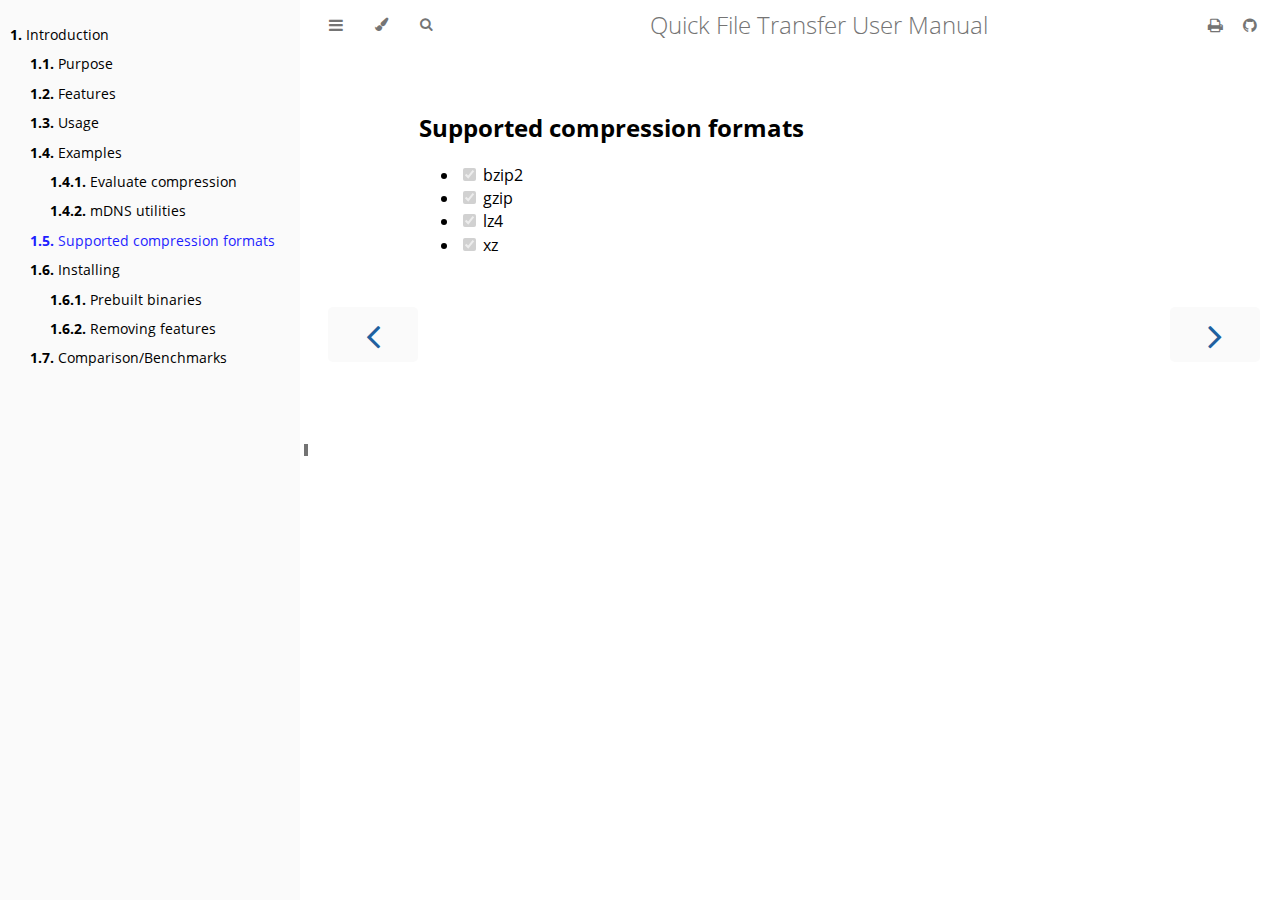
<file: man/chapter_8.html>
<!DOCTYPE HTML>
<html lang="en" class="light" dir="ltr">
    <head>
        <!-- Book generated using mdBook -->
        <meta charset="UTF-8">
        <title>Supported compression formats - Quick File Transfer User Manual</title>


        <!-- Custom HTML head -->
        
        <meta name="description" content="">
        <meta name="viewport" content="width=device-width, initial-scale=1">
        <meta name="theme-color" content="#ffffff">

        <link rel="icon" href="favicon.svg">
        <link rel="shortcut icon" href="favicon.png">
        <link rel="stylesheet" href="css/variables.css">
        <link rel="stylesheet" href="css/general.css">
        <link rel="stylesheet" href="css/chrome.css">
        <link rel="stylesheet" href="css/print.css" media="print">

        <!-- Fonts -->
        <link rel="stylesheet" href="FontAwesome/css/font-awesome.css">
        <link rel="stylesheet" href="fonts/fonts.css">

        <!-- Highlight.js Stylesheets -->
        <link rel="stylesheet" href="highlight.css">
        <link rel="stylesheet" href="tomorrow-night.css">
        <link rel="stylesheet" href="ayu-highlight.css">

        <!-- Custom theme stylesheets -->

    </head>
    <body class="sidebar-visible no-js">
    <div id="body-container">
        <!-- Provide site root to javascript -->
        <script>
            var path_to_root = "";
            var default_theme = window.matchMedia("(prefers-color-scheme: dark)").matches ? "navy" : "light";
        </script>

        <!-- Work around some values being stored in localStorage wrapped in quotes -->
        <script>
            try {
                var theme = localStorage.getItem('mdbook-theme');
                var sidebar = localStorage.getItem('mdbook-sidebar');

                if (theme.startsWith('"') && theme.endsWith('"')) {
                    localStorage.setItem('mdbook-theme', theme.slice(1, theme.length - 1));
                }

                if (sidebar.startsWith('"') && sidebar.endsWith('"')) {
                    localStorage.setItem('mdbook-sidebar', sidebar.slice(1, sidebar.length - 1));
                }
            } catch (e) { }
        </script>

        <!-- Set the theme before any content is loaded, prevents flash -->
        <script>
            var theme;
            try { theme = localStorage.getItem('mdbook-theme'); } catch(e) { }
            if (theme === null || theme === undefined) { theme = default_theme; }
            var html = document.querySelector('html');
            html.classList.remove('light')
            html.classList.add(theme);
            var body = document.querySelector('body');
            body.classList.remove('no-js')
            body.classList.add('js');
        </script>

        <input type="checkbox" id="sidebar-toggle-anchor" class="hidden">

        <!-- Hide / unhide sidebar before it is displayed -->
        <script>
            var body = document.querySelector('body');
            var sidebar = null;
            var sidebar_toggle = document.getElementById("sidebar-toggle-anchor");
            if (document.body.clientWidth >= 1080) {
                try { sidebar = localStorage.getItem('mdbook-sidebar'); } catch(e) { }
                sidebar = sidebar || 'visible';
            } else {
                sidebar = 'hidden';
            }
            sidebar_toggle.checked = sidebar === 'visible';
            body.classList.remove('sidebar-visible');
            body.classList.add("sidebar-" + sidebar);
        </script>

        <nav id="sidebar" class="sidebar" aria-label="Table of contents">
            <div class="sidebar-scrollbox">
                <ol class="chapter"><li class="chapter-item expanded "><a href="chapter_1.html"><strong aria-hidden="true">1.</strong> Introduction</a></li><li><ol class="section"><li class="chapter-item expanded "><a href="chapter_2.html"><strong aria-hidden="true">1.1.</strong> Purpose</a></li><li class="chapter-item expanded "><a href="chapter_3.html"><strong aria-hidden="true">1.2.</strong> Features</a></li><li class="chapter-item expanded "><a href="chapter_4.html"><strong aria-hidden="true">1.3.</strong> Usage</a></li><li class="chapter-item expanded "><a href="chapter_5.html"><strong aria-hidden="true">1.4.</strong> Examples</a></li><li><ol class="section"><li class="chapter-item expanded "><a href="chapter_6.html"><strong aria-hidden="true">1.4.1.</strong> Evaluate compression</a></li><li class="chapter-item expanded "><a href="chapter_7.html"><strong aria-hidden="true">1.4.2.</strong> mDNS utilities</a></li></ol></li><li class="chapter-item expanded "><a href="chapter_8.html" class="active"><strong aria-hidden="true">1.5.</strong> Supported compression formats</a></li><li class="chapter-item expanded "><a href="chapter_9.html"><strong aria-hidden="true">1.6.</strong> Installing</a></li><li><ol class="section"><li class="chapter-item expanded "><a href="chapter_10.html"><strong aria-hidden="true">1.6.1.</strong> Prebuilt binaries</a></li><li class="chapter-item expanded "><a href="chapter_11.html"><strong aria-hidden="true">1.6.2.</strong> Removing features</a></li></ol></li><li class="chapter-item expanded "><a href="chapter_12.html"><strong aria-hidden="true">1.7.</strong> Comparison/Benchmarks</a></li></ol></li></ol>
            </div>
            <div id="sidebar-resize-handle" class="sidebar-resize-handle">
                <div class="sidebar-resize-indicator"></div>
            </div>
        </nav>

        <!-- Track and set sidebar scroll position -->
        <script>
            var sidebarScrollbox = document.querySelector('#sidebar .sidebar-scrollbox');
            sidebarScrollbox.addEventListener('click', function(e) {
                if (e.target.tagName === 'A') {
                    sessionStorage.setItem('sidebar-scroll', sidebarScrollbox.scrollTop);
                }
            }, { passive: true });
            var sidebarScrollTop = sessionStorage.getItem('sidebar-scroll');
            sessionStorage.removeItem('sidebar-scroll');
            if (sidebarScrollTop) {
                // preserve sidebar scroll position when navigating via links within sidebar
                sidebarScrollbox.scrollTop = sidebarScrollTop;
            } else {
                // scroll sidebar to current active section when navigating via "next/previous chapter" buttons
                var activeSection = document.querySelector('#sidebar .active');
                if (activeSection) {
                    activeSection.scrollIntoView({ block: 'center' });
                }
            }
        </script>

        <div id="page-wrapper" class="page-wrapper">

            <div class="page">
                                <div id="menu-bar-hover-placeholder"></div>
                <div id="menu-bar" class="menu-bar sticky">
                    <div class="left-buttons">
                        <label id="sidebar-toggle" class="icon-button" for="sidebar-toggle-anchor" title="Toggle Table of Contents" aria-label="Toggle Table of Contents" aria-controls="sidebar">
                            <i class="fa fa-bars"></i>
                        </label>
                        <button id="theme-toggle" class="icon-button" type="button" title="Change theme" aria-label="Change theme" aria-haspopup="true" aria-expanded="false" aria-controls="theme-list">
                            <i class="fa fa-paint-brush"></i>
                        </button>
                        <ul id="theme-list" class="theme-popup" aria-label="Themes" role="menu">
                            <li role="none"><button role="menuitem" class="theme" id="light">Light</button></li>
                            <li role="none"><button role="menuitem" class="theme" id="rust">Rust</button></li>
                            <li role="none"><button role="menuitem" class="theme" id="coal">Coal</button></li>
                            <li role="none"><button role="menuitem" class="theme" id="navy">Navy</button></li>
                            <li role="none"><button role="menuitem" class="theme" id="ayu">Ayu</button></li>
                        </ul>
                        <button id="search-toggle" class="icon-button" type="button" title="Search. (Shortkey: s)" aria-label="Toggle Searchbar" aria-expanded="false" aria-keyshortcuts="S" aria-controls="searchbar">
                            <i class="fa fa-search"></i>
                        </button>
                    </div>

                    <h1 class="menu-title">Quick File Transfer User Manual</h1>

                    <div class="right-buttons">
                        <a href="print.html" title="Print this book" aria-label="Print this book">
                            <i id="print-button" class="fa fa-print"></i>
                        </a>
                        <a href="https://github.com/CramBL/quick-file-transfer" title="Git repository" aria-label="Git repository">
                            <i id="git-repository-button" class="fa fa-github"></i>
                        </a>

                    </div>
                </div>

                <div id="search-wrapper" class="hidden">
                    <form id="searchbar-outer" class="searchbar-outer">
                        <input type="search" id="searchbar" name="searchbar" placeholder="Search this book ..." aria-controls="searchresults-outer" aria-describedby="searchresults-header">
                    </form>
                    <div id="searchresults-outer" class="searchresults-outer hidden">
                        <div id="searchresults-header" class="searchresults-header"></div>
                        <ul id="searchresults">
                        </ul>
                    </div>
                </div>

                <!-- Apply ARIA attributes after the sidebar and the sidebar toggle button are added to the DOM -->
                <script>
                    document.getElementById('sidebar-toggle').setAttribute('aria-expanded', sidebar === 'visible');
                    document.getElementById('sidebar').setAttribute('aria-hidden', sidebar !== 'visible');
                    Array.from(document.querySelectorAll('#sidebar a')).forEach(function(link) {
                        link.setAttribute('tabIndex', sidebar === 'visible' ? 0 : -1);
                    });
                </script>

                <div id="content" class="content">
                    <main>
                        <h2 id="supported-compression-formats"><a class="header" href="#supported-compression-formats">Supported compression formats</a></h2>
<ul>
<li><input checked="" disabled="" type="checkbox"> bzip2</li>
<li><input checked="" disabled="" type="checkbox"> gzip</li>
<li><input checked="" disabled="" type="checkbox"> lz4</li>
<li><input checked="" disabled="" type="checkbox"> xz</li>
</ul>

                    </main>

                    <nav class="nav-wrapper" aria-label="Page navigation">
                        <!-- Mobile navigation buttons -->
                            <a rel="prev" href="chapter_7.html" class="mobile-nav-chapters previous" title="Previous chapter" aria-label="Previous chapter" aria-keyshortcuts="Left">
                                <i class="fa fa-angle-left"></i>
                            </a>

                            <a rel="next prefetch" href="chapter_9.html" class="mobile-nav-chapters next" title="Next chapter" aria-label="Next chapter" aria-keyshortcuts="Right">
                                <i class="fa fa-angle-right"></i>
                            </a>

                        <div style="clear: both"></div>
                    </nav>
                </div>
            </div>

            <nav class="nav-wide-wrapper" aria-label="Page navigation">
                    <a rel="prev" href="chapter_7.html" class="nav-chapters previous" title="Previous chapter" aria-label="Previous chapter" aria-keyshortcuts="Left">
                        <i class="fa fa-angle-left"></i>
                    </a>

                    <a rel="next prefetch" href="chapter_9.html" class="nav-chapters next" title="Next chapter" aria-label="Next chapter" aria-keyshortcuts="Right">
                        <i class="fa fa-angle-right"></i>
                    </a>
            </nav>

        </div>




        <script>
            window.playground_copyable = true;
        </script>


        <script src="elasticlunr.min.js"></script>
        <script src="mark.min.js"></script>
        <script src="searcher.js"></script>

        <script src="clipboard.min.js"></script>
        <script src="highlight.js"></script>
        <script src="book.js"></script>

        <!-- Custom JS scripts -->


    </div>
    </body>
</html>
</file>
<file: man/css/variables.css>
/* Globals */

:root {
    --sidebar-width: 300px;
    --sidebar-resize-indicator-width: 8px;
    --sidebar-resize-indicator-space: 2px;
    --page-padding: 15px;
    --content-max-width: 750px;
    --menu-bar-height: 50px;
    --mono-font: "Source Code Pro", Consolas, "Ubuntu Mono", Menlo, "DejaVu Sans Mono", monospace, monospace;
    --code-font-size: 0.875em /* please adjust the ace font size accordingly in editor.js */
}

/* Themes */

.ayu {
    --bg: hsl(210, 25%, 8%);
    --fg: #c5c5c5;

    --sidebar-bg: #14191f;
    --sidebar-fg: #c8c9db;
    --sidebar-non-existant: #5c6773;
    --sidebar-active: #ffb454;
    --sidebar-spacer: #2d334f;

    --scrollbar: var(--sidebar-fg);

    --icons: #737480;
    --icons-hover: #b7b9cc;

    --links: #0096cf;

    --inline-code-color: #ffb454;

    --theme-popup-bg: #14191f;
    --theme-popup-border: #5c6773;
    --theme-hover: #191f26;

    --quote-bg: hsl(226, 15%, 17%);
    --quote-border: hsl(226, 15%, 22%);

    --warning-border: #ff8e00;

    --table-border-color: hsl(210, 25%, 13%);
    --table-header-bg: hsl(210, 25%, 28%);
    --table-alternate-bg: hsl(210, 25%, 11%);

    --searchbar-border-color: #848484;
    --searchbar-bg: #424242;
    --searchbar-fg: #fff;
    --searchbar-shadow-color: #d4c89f;
    --searchresults-header-fg: #666;
    --searchresults-border-color: #888;
    --searchresults-li-bg: #252932;
    --search-mark-bg: #e3b171;

    --color-scheme: dark;
}

.coal {
    --bg: hsl(200, 7%, 8%);
    --fg: #98a3ad;

    --sidebar-bg: #292c2f;
    --sidebar-fg: #a1adb8;
    --sidebar-non-existant: #505254;
    --sidebar-active: #3473ad;
    --sidebar-spacer: #393939;

    --scrollbar: var(--sidebar-fg);

    --icons: #43484d;
    --icons-hover: #b3c0cc;

    --links: #2b79a2;

    --inline-code-color: #c5c8c6;

    --theme-popup-bg: #141617;
    --theme-popup-border: #43484d;
    --theme-hover: #1f2124;

    --quote-bg: hsl(234, 21%, 18%);
    --quote-border: hsl(234, 21%, 23%);

    --warning-border: #ff8e00;

    --table-border-color: hsl(200, 7%, 13%);
    --table-header-bg: hsl(200, 7%, 28%);
    --table-alternate-bg: hsl(200, 7%, 11%);

    --searchbar-border-color: #aaa;
    --searchbar-bg: #b7b7b7;
    --searchbar-fg: #000;
    --searchbar-shadow-color: #aaa;
    --searchresults-header-fg: #666;
    --searchresults-border-color: #98a3ad;
    --searchresults-li-bg: #2b2b2f;
    --search-mark-bg: #355c7d;

    --color-scheme: dark;
}

.light {
    --bg: hsl(0, 0%, 100%);
    --fg: hsl(0, 0%, 0%);

    --sidebar-bg: #fafafa;
    --sidebar-fg: hsl(0, 0%, 0%);
    --sidebar-non-existant: #aaaaaa;
    --sidebar-active: #1f1fff;
    --sidebar-spacer: #f4f4f4;

    --scrollbar: #8F8F8F;

    --icons: #747474;
    --icons-hover: #000000;

    --links: #20609f;

    --inline-code-color: #301900;

    --theme-popup-bg: #fafafa;
    --theme-popup-border: #cccccc;
    --theme-hover: #e6e6e6;

    --quote-bg: hsl(197, 37%, 96%);
    --quote-border: hsl(197, 37%, 91%);

    --warning-border: #ff8e00;

    --table-border-color: hsl(0, 0%, 95%);
    --table-header-bg: hsl(0, 0%, 80%);
    --table-alternate-bg: hsl(0, 0%, 97%);

    --searchbar-border-color: #aaa;
    --searchbar-bg: #fafafa;
    --searchbar-fg: #000;
    --searchbar-shadow-color: #aaa;
    --searchresults-header-fg: #666;
    --searchresults-border-color: #888;
    --searchresults-li-bg: #e4f2fe;
    --search-mark-bg: #a2cff5;

    --color-scheme: light;
}

.navy {
    --bg: hsl(226, 23%, 11%);
    --fg: #bcbdd0;

    --sidebar-bg: #282d3f;
    --sidebar-fg: #c8c9db;
    --sidebar-non-existant: #505274;
    --sidebar-active: #2b79a2;
    --sidebar-spacer: #2d334f;

    --scrollbar: var(--sidebar-fg);

    --icons: #737480;
    --icons-hover: #b7b9cc;

    --links: #2b79a2;

    --inline-code-color: #c5c8c6;

    --theme-popup-bg: #161923;
    --theme-popup-border: #737480;
    --theme-hover: #282e40;

    --quote-bg: hsl(226, 15%, 17%);
    --quote-border: hsl(226, 15%, 22%);

    --warning-border: #ff8e00;

    --table-border-color: hsl(226, 23%, 16%);
    --table-header-bg: hsl(226, 23%, 31%);
    --table-alternate-bg: hsl(226, 23%, 14%);

    --searchbar-border-color: #aaa;
    --searchbar-bg: #aeaec6;
    --searchbar-fg: #000;
    --searchbar-shadow-color: #aaa;
    --searchresults-header-fg: #5f5f71;
    --searchresults-border-color: #5c5c68;
    --searchresults-li-bg: #242430;
    --search-mark-bg: #a2cff5;

    --color-scheme: dark;
}

.rust {
    --bg: hsl(60, 9%, 87%);
    --fg: #262625;

    --sidebar-bg: #3b2e2a;
    --sidebar-fg: #c8c9db;
    --sidebar-non-existant: #505254;
    --sidebar-active: #e69f67;
    --sidebar-spacer: #45373a;

    --scrollbar: var(--sidebar-fg);

    --icons: #737480;
    --icons-hover: #262625;

    --links: #2b79a2;

    --inline-code-color: #6e6b5e;

    --theme-popup-bg: #e1e1db;
    --theme-popup-border: #b38f6b;
    --theme-hover: #99908a;

    --quote-bg: hsl(60, 5%, 75%);
    --quote-border: hsl(60, 5%, 70%);

    --warning-border: #ff8e00;

    --table-border-color: hsl(60, 9%, 82%);
    --table-header-bg: #b3a497;
    --table-alternate-bg: hsl(60, 9%, 84%);

    --searchbar-border-color: #aaa;
    --searchbar-bg: #fafafa;
    --searchbar-fg: #000;
    --searchbar-shadow-color: #aaa;
    --searchresults-header-fg: #666;
    --searchresults-border-color: #888;
    --searchresults-li-bg: #dec2a2;
    --search-mark-bg: #e69f67;

    --color-scheme: light;
}

@media (prefers-color-scheme: dark) {
    .light.no-js {
        --bg: hsl(200, 7%, 8%);
        --fg: #98a3ad;

        --sidebar-bg: #292c2f;
        --sidebar-fg: #a1adb8;
        --sidebar-non-existant: #505254;
        --sidebar-active: #3473ad;
        --sidebar-spacer: #393939;

        --scrollbar: var(--sidebar-fg);

        --icons: #43484d;
        --icons-hover: #b3c0cc;

        --links: #2b79a2;

        --inline-code-color: #c5c8c6;

        --theme-popup-bg: #141617;
        --theme-popup-border: #43484d;
        --theme-hover: #1f2124;

        --quote-bg: hsl(234, 21%, 18%);
        --quote-border: hsl(234, 21%, 23%);

        --warning-border: #ff8e00;

        --table-border-color: hsl(200, 7%, 13%);
        --table-header-bg: hsl(200, 7%, 28%);
        --table-alternate-bg: hsl(200, 7%, 11%);

        --searchbar-border-color: #aaa;
        --searchbar-bg: #b7b7b7;
        --searchbar-fg: #000;
        --searchbar-shadow-color: #aaa;
        --searchresults-header-fg: #666;
        --searchresults-border-color: #98a3ad;
        --searchresults-li-bg: #2b2b2f;
        --search-mark-bg: #355c7d;
    }
}
</file>
<file: man/css/general.css>
/* Base styles and content styles */

:root {
    /* Browser default font-size is 16px, this way 1 rem = 10px */
    font-size: 62.5%;
    color-scheme: var(--color-scheme);
}

html {
    font-family: "Open Sans", sans-serif;
    color: var(--fg);
    background-color: var(--bg);
    text-size-adjust: none;
    -webkit-text-size-adjust: none;
}

body {
    margin: 0;
    font-size: 1.6rem;
    overflow-x: hidden;
}

code {
    font-family: var(--mono-font) !important;
    font-size: var(--code-font-size);
    direction: ltr !important;
}

/* make long words/inline code not x overflow */
main {
    overflow-wrap: break-word;
}

/* make wide tables scroll if they overflow */
.table-wrapper {
    overflow-x: auto;
}

/* Don't change font size in headers. */
h1 code, h2 code, h3 code, h4 code, h5 code, h6 code {
    font-size: unset;
}

.left { float: left; }
.right { float: right; }
.boring { opacity: 0.6; }
.hide-boring .boring { display: none; }
.hidden { display: none !important; }

h2, h3 { margin-block-start: 2.5em; }
h4, h5 { margin-block-start: 2em; }

.header + .header h3,
.header + .header h4,
.header + .header h5 {
    margin-block-start: 1em;
}

h1:target::before,
h2:target::before,
h3:target::before,
h4:target::before,
h5:target::before,
h6:target::before {
    display: inline-block;
    content: "»";
    margin-inline-start: -30px;
    width: 30px;
}

/* This is broken on Safari as of version 14, but is fixed
   in Safari Technology Preview 117 which I think will be Safari 14.2.
   https://bugs.webkit.org/show_bug.cgi?id=218076
*/
:target {
    /* Safari does not support logical properties */
    scroll-margin-top: calc(var(--menu-bar-height) + 0.5em);
}

.page {
    outline: 0;
    padding: 0 var(--page-padding);
    margin-block-start: calc(0px - var(--menu-bar-height)); /* Compensate for the #menu-bar-hover-placeholder */
}
.page-wrapper {
    box-sizing: border-box;
    background-color: var(--bg);
}
.no-js .page-wrapper,
.js:not(.sidebar-resizing) .page-wrapper {
    transition: margin-left 0.3s ease, transform 0.3s ease; /* Animation: slide away */
}
[dir=rtl] .js:not(.sidebar-resizing) .page-wrapper {
    transition: margin-right 0.3s ease, transform 0.3s ease; /* Animation: slide away */
}

.content {
    overflow-y: auto;
    padding: 0 5px 50px 5px;
}
.content main {
    margin-inline-start: auto;
    margin-inline-end: auto;
    max-width: var(--content-max-width);
}
.content p { line-height: 1.45em; }
.content ol { line-height: 1.45em; }
.content ul { line-height: 1.45em; }
.content a { text-decoration: none; }
.content a:hover { text-decoration: underline; }
.content img, .content video { max-width: 100%; }
.content .header:link,
.content .header:visited {
    color: var(--fg);
}
.content .header:link,
.content .header:visited:hover {
    text-decoration: none;
}

table {
    margin: 0 auto;
    border-collapse: collapse;
}
table td {
    padding: 3px 20px;
    border: 1px var(--table-border-color) solid;
}
table thead {
    background: var(--table-header-bg);
}
table thead td {
    font-weight: 700;
    border: none;
}
table thead th {
    padding: 3px 20px;
}
table thead tr {
    border: 1px var(--table-header-bg) solid;
}
/* Alternate background colors for rows */
table tbody tr:nth-child(2n) {
    background: var(--table-alternate-bg);
}


blockquote {
    margin: 20px 0;
    padding: 0 20px;
    color: var(--fg);
    background-color: var(--quote-bg);
    border-block-start: .1em solid var(--quote-border);
    border-block-end: .1em solid var(--quote-border);
}

.warning {
    margin: 20px;
    padding: 0 20px;
    border-inline-start: 2px solid var(--warning-border);
}

.warning:before {
    position: absolute;
    width: 3rem;
    height: 3rem;
    margin-inline-start: calc(-1.5rem - 21px);
    content: "ⓘ";
    text-align: center;
    background-color: var(--bg);
    color: var(--warning-border);
    font-weight: bold;
    font-size: 2rem;
}

blockquote .warning:before {
    background-color: var(--quote-bg);
}

kbd {
    background-color: var(--table-border-color);
    border-radius: 4px;
    border: solid 1px var(--theme-popup-border);
    box-shadow: inset 0 -1px 0 var(--theme-hover);
    display: inline-block;
    font-size: var(--code-font-size);
    font-family: var(--mono-font);
    line-height: 10px;
    padding: 4px 5px;
    vertical-align: middle;
}

:not(.footnote-definition) + .footnote-definition,
.footnote-definition + :not(.footnote-definition) {
    margin-block-start: 2em;
}
.footnote-definition {
    font-size: 0.9em;
    margin: 0.5em 0;
}
.footnote-definition p {
    display: inline;
}

.tooltiptext {
    position: absolute;
    visibility: hidden;
    color: #fff;
    background-color: #333;
    transform: translateX(-50%); /* Center by moving tooltip 50% of its width left */
    left: -8px; /* Half of the width of the icon */
    top: -35px;
    font-size: 0.8em;
    text-align: center;
    border-radius: 6px;
    padding: 5px 8px;
    margin: 5px;
    z-index: 1000;
}
.tooltipped .tooltiptext {
    visibility: visible;
}

.chapter li.part-title {
    color: var(--sidebar-fg);
    margin: 5px 0px;
    font-weight: bold;
}

.result-no-output {
    font-style: italic;
}
</file>
<file: man/css/chrome.css>
/* CSS for UI elements (a.k.a. chrome) */

html {
    scrollbar-color: var(--scrollbar) var(--bg);
}
#searchresults a,
.content a:link,
a:visited,
a > .hljs {
    color: var(--links);
}

/*
    body-container is necessary because mobile browsers don't seem to like
    overflow-x on the body tag when there is a <meta name="viewport"> tag.
*/
#body-container {
    /*
        This is used when the sidebar pushes the body content off the side of
        the screen on small screens. Without it, dragging on mobile Safari
        will want to reposition the viewport in a weird way.
    */
    overflow-x: clip;
}

/* Menu Bar */

#menu-bar,
#menu-bar-hover-placeholder {
    z-index: 101;
    margin: auto calc(0px - var(--page-padding));
}
#menu-bar {
    position: relative;
    display: flex;
    flex-wrap: wrap;
    background-color: var(--bg);
    border-block-end-color: var(--bg);
    border-block-end-width: 1px;
    border-block-end-style: solid;
}
#menu-bar.sticky,
.js #menu-bar-hover-placeholder:hover + #menu-bar,
.js #menu-bar:hover,
.js.sidebar-visible #menu-bar {
    position: -webkit-sticky;
    position: sticky;
    top: 0 !important;
}
#menu-bar-hover-placeholder {
    position: sticky;
    position: -webkit-sticky;
    top: 0;
    height: var(--menu-bar-height);
}
#menu-bar.bordered {
    border-block-end-color: var(--table-border-color);
}
#menu-bar i, #menu-bar .icon-button {
    position: relative;
    padding: 0 8px;
    z-index: 10;
    line-height: var(--menu-bar-height);
    cursor: pointer;
    transition: color 0.5s;
}
@media only screen and (max-width: 420px) {
    #menu-bar i, #menu-bar .icon-button {
        padding: 0 5px;
    }
}

.icon-button {
    border: none;
    background: none;
    padding: 0;
    color: inherit;
}
.icon-button i {
    margin: 0;
}

.right-buttons {
    margin: 0 15px;
}
.right-buttons a {
    text-decoration: none;
}

.left-buttons {
    display: flex;
    margin: 0 5px;
}
.no-js .left-buttons button {
    display: none;
}

.menu-title {
    display: inline-block;
    font-weight: 200;
    font-size: 2.4rem;
    line-height: var(--menu-bar-height);
    text-align: center;
    margin: 0;
    flex: 1;
    white-space: nowrap;
    overflow: hidden;
    text-overflow: ellipsis;
}
.js .menu-title {
    cursor: pointer;
}

.menu-bar,
.menu-bar:visited,
.nav-chapters,
.nav-chapters:visited,
.mobile-nav-chapters,
.mobile-nav-chapters:visited,
.menu-bar .icon-button,
.menu-bar a i {
    color: var(--icons);
}

.menu-bar i:hover,
.menu-bar .icon-button:hover,
.nav-chapters:hover,
.mobile-nav-chapters i:hover {
    color: var(--icons-hover);
}

/* Nav Icons */

.nav-chapters {
    font-size: 2.5em;
    text-align: center;
    text-decoration: none;

    position: fixed;
    top: 0;
    bottom: 0;
    margin: 0;
    max-width: 150px;
    min-width: 90px;

    display: flex;
    justify-content: center;
    align-content: center;
    flex-direction: column;

    transition: color 0.5s, background-color 0.5s;
}

.nav-chapters:hover {
    text-decoration: none;
    background-color: var(--theme-hover);
    transition: background-color 0.15s, color 0.15s;
}

.nav-wrapper {
    margin-block-start: 50px;
    display: none;
}

.mobile-nav-chapters {
    font-size: 2.5em;
    text-align: center;
    text-decoration: none;
    width: 90px;
    border-radius: 5px;
    background-color: var(--sidebar-bg);
}

/* Only Firefox supports flow-relative values */
.previous { float: left; }
[dir=rtl] .previous { float: right; }

/* Only Firefox supports flow-relative values */
.next {
    float: right;
    right: var(--page-padding);
}
[dir=rtl] .next {
    float: left;
    right: unset;
    left: var(--page-padding);
}

/* Use the correct buttons for RTL layouts*/
[dir=rtl] .previous i.fa-angle-left:before {content:"\f105";}
[dir=rtl] .next i.fa-angle-right:before { content:"\f104"; }

@media only screen and (max-width: 1080px) {
    .nav-wide-wrapper { display: none; }
    .nav-wrapper { display: block; }
}

/* sidebar-visible */
@media only screen and (max-width: 1380px) {
    #sidebar-toggle-anchor:checked ~ .page-wrapper .nav-wide-wrapper { display: none; }
    #sidebar-toggle-anchor:checked ~ .page-wrapper .nav-wrapper { display: block; }
}

/* Inline code */

:not(pre) > .hljs {
    display: inline;
    padding: 0.1em 0.3em;
    border-radius: 3px;
}

:not(pre):not(a) > .hljs {
    color: var(--inline-code-color);
    overflow-x: initial;
}

a:hover > .hljs {
    text-decoration: underline;
}

pre {
    position: relative;
}
pre > .buttons {
    position: absolute;
    z-index: 100;
    right: 0px;
    top: 2px;
    margin: 0px;
    padding: 2px 0px;

    color: var(--sidebar-fg);
    cursor: pointer;
    visibility: hidden;
    opacity: 0;
    transition: visibility 0.1s linear, opacity 0.1s linear;
}
pre:hover > .buttons {
    visibility: visible;
    opacity: 1
}
pre > .buttons :hover {
    color: var(--sidebar-active);
    border-color: var(--icons-hover);
    background-color: var(--theme-hover);
}
pre > .buttons i {
    margin-inline-start: 8px;
}
pre > .buttons button {
    cursor: inherit;
    margin: 0px 5px;
    padding: 3px 5px;
    font-size: 14px;

    border-style: solid;
    border-width: 1px;
    border-radius: 4px;
    border-color: var(--icons);
    background-color: var(--theme-popup-bg);
    transition: 100ms;
    transition-property: color,border-color,background-color;
    color: var(--icons);
}
@media (pointer: coarse) {
    pre > .buttons button {
        /* On mobile, make it easier to tap buttons. */
        padding: 0.3rem 1rem;
    }

    .sidebar-resize-indicator {
        /* Hide resize indicator on devices with limited accuracy */
        display: none;
    }
}
pre > code {
    display: block;
    padding: 1rem;
}

/* FIXME: ACE editors overlap their buttons because ACE does absolute
   positioning within the code block which breaks padding. The only solution I
   can think of is to move the padding to the outer pre tag (or insert a div
   wrapper), but that would require fixing a whole bunch of CSS rules.
*/
.hljs.ace_editor {
  padding: 0rem 0rem;
}

pre > .result {
    margin-block-start: 10px;
}

/* Search */

#searchresults a {
    text-decoration: none;
}

mark {
    border-radius: 2px;
    padding-block-start: 0;
    padding-block-end: 1px;
    padding-inline-start: 3px;
    padding-inline-end: 3px;
    margin-block-start: 0;
    margin-block-end: -1px;
    margin-inline-start: -3px;
    margin-inline-end: -3px;
    background-color: var(--search-mark-bg);
    transition: background-color 300ms linear;
    cursor: pointer;
}

mark.fade-out {
    background-color: rgba(0,0,0,0) !important;
    cursor: auto;
}

.searchbar-outer {
    margin-inline-start: auto;
    margin-inline-end: auto;
    max-width: var(--content-max-width);
}

#searchbar {
    width: 100%;
    margin-block-start: 5px;
    margin-block-end: 0;
    margin-inline-start: auto;
    margin-inline-end: auto;
    padding: 10px 16px;
    transition: box-shadow 300ms ease-in-out;
    border: 1px solid var(--searchbar-border-color);
    border-radius: 3px;
    background-color: var(--searchbar-bg);
    color: var(--searchbar-fg);
}
#searchbar:focus,
#searchbar.active {
    box-shadow: 0 0 3px var(--searchbar-shadow-color);
}

.searchresults-header {
    font-weight: bold;
    font-size: 1em;
    padding-block-start: 18px;
    padding-block-end: 0;
    padding-inline-start: 5px;
    padding-inline-end: 0;
    color: var(--searchresults-header-fg);
}

.searchresults-outer {
    margin-inline-start: auto;
    margin-inline-end: auto;
    max-width: var(--content-max-width);
    border-block-end: 1px dashed var(--searchresults-border-color);
}

ul#searchresults {
    list-style: none;
    padding-inline-start: 20px;
}
ul#searchresults li {
    margin: 10px 0px;
    padding: 2px;
    border-radius: 2px;
}
ul#searchresults li.focus {
    background-color: var(--searchresults-li-bg);
}
ul#searchresults span.teaser {
    display: block;
    clear: both;
    margin-block-start: 5px;
    margin-block-end: 0;
    margin-inline-start: 20px;
    margin-inline-end: 0;
    font-size: 0.8em;
}
ul#searchresults span.teaser em {
    font-weight: bold;
    font-style: normal;
}

/* Sidebar */

.sidebar {
    position: fixed;
    left: 0;
    top: 0;
    bottom: 0;
    width: var(--sidebar-width);
    font-size: 0.875em;
    box-sizing: border-box;
    -webkit-overflow-scrolling: touch;
    overscroll-behavior-y: contain;
    background-color: var(--sidebar-bg);
    color: var(--sidebar-fg);
}
[dir=rtl] .sidebar { left: unset; right: 0; }
.sidebar-resizing {
    -moz-user-select: none;
    -webkit-user-select: none;
    -ms-user-select: none;
    user-select: none;
}
.no-js .sidebar,
.js:not(.sidebar-resizing) .sidebar {
    transition: transform 0.3s; /* Animation: slide away */
}
.sidebar code {
    line-height: 2em;
}
.sidebar .sidebar-scrollbox {
    overflow-y: auto;
    position: absolute;
    top: 0;
    bottom: 0;
    left: 0;
    right: 0;
    padding: 10px 10px;
}
.sidebar .sidebar-resize-handle {
    position: absolute;
    cursor: col-resize;
    width: 0;
    right: calc(var(--sidebar-resize-indicator-width) * -1);
    top: 0;
    bottom: 0;
    display: flex;
    align-items: center;
}

.sidebar-resize-handle .sidebar-resize-indicator {
    width: 100%;
    height: 12px;
    background-color: var(--icons);
    margin-inline-start: var(--sidebar-resize-indicator-space);
}

[dir=rtl] .sidebar .sidebar-resize-handle {
    left: calc(var(--sidebar-resize-indicator-width) * -1);
    right: unset;
}
.js .sidebar .sidebar-resize-handle {
    cursor: col-resize;
    width: calc(var(--sidebar-resize-indicator-width) - var(--sidebar-resize-indicator-space));
}
/* sidebar-hidden */
#sidebar-toggle-anchor:not(:checked) ~ .sidebar {
    transform: translateX(calc(0px - var(--sidebar-width) - var(--sidebar-resize-indicator-width)));
    z-index: -1;
}
[dir=rtl] #sidebar-toggle-anchor:not(:checked) ~ .sidebar {
    transform: translateX(calc(var(--sidebar-width) + var(--sidebar-resize-indicator-width)));
}
.sidebar::-webkit-scrollbar {
    background: var(--sidebar-bg);
}
.sidebar::-webkit-scrollbar-thumb {
    background: var(--scrollbar);
}

/* sidebar-visible */
#sidebar-toggle-anchor:checked ~ .page-wrapper {
    transform: translateX(calc(var(--sidebar-width) + var(--sidebar-resize-indicator-width)));
}
[dir=rtl] #sidebar-toggle-anchor:checked ~ .page-wrapper {
    transform: translateX(calc(0px - var(--sidebar-width) - var(--sidebar-resize-indicator-width)));
}
@media only screen and (min-width: 620px) {
    #sidebar-toggle-anchor:checked ~ .page-wrapper {
        transform: none;
        margin-inline-start: calc(var(--sidebar-width) + var(--sidebar-resize-indicator-width));
    }
    [dir=rtl] #sidebar-toggle-anchor:checked ~ .page-wrapper {
        transform: none;
    }
}

.chapter {
    list-style: none outside none;
    padding-inline-start: 0;
    line-height: 2.2em;
}

.chapter ol {
    width: 100%;
}

.chapter li {
    display: flex;
    color: var(--sidebar-non-existant);
}
.chapter li a {
    display: block;
    padding: 0;
    text-decoration: none;
    color: var(--sidebar-fg);
}

.chapter li a:hover {
    color: var(--sidebar-active);
}

.chapter li a.active {
    color: var(--sidebar-active);
}

.chapter li > a.toggle {
    cursor: pointer;
    display: block;
    margin-inline-start: auto;
    padding: 0 10px;
    user-select: none;
    opacity: 0.68;
}

.chapter li > a.toggle div {
    transition: transform 0.5s;
}

/* collapse the section */
.chapter li:not(.expanded) + li > ol {
    display: none;
}

.chapter li.chapter-item {
    line-height: 1.5em;
    margin-block-start: 0.6em;
}

.chapter li.expanded > a.toggle div {
    transform: rotate(90deg);
}

.spacer {
    width: 100%;
    height: 3px;
    margin: 5px 0px;
}
.chapter .spacer {
    background-color: var(--sidebar-spacer);
}

@media (-moz-touch-enabled: 1), (pointer: coarse) {
    .chapter li a { padding: 5px 0; }
    .spacer { margin: 10px 0; }
}

.section {
    list-style: none outside none;
    padding-inline-start: 20px;
    line-height: 1.9em;
}

/* Theme Menu Popup */

.theme-popup {
    position: absolute;
    left: 10px;
    top: var(--menu-bar-height);
    z-index: 1000;
    border-radius: 4px;
    font-size: 0.7em;
    color: var(--fg);
    background: var(--theme-popup-bg);
    border: 1px solid var(--theme-popup-border);
    margin: 0;
    padding: 0;
    list-style: none;
    display: none;
    /* Don't let the children's background extend past the rounded corners. */
    overflow: hidden;
}
[dir=rtl] .theme-popup { left: unset;  right: 10px; }
.theme-popup .default {
    color: var(--icons);
}
.theme-popup .theme {
    width: 100%;
    border: 0;
    margin: 0;
    padding: 2px 20px;
    line-height: 25px;
    white-space: nowrap;
    text-align: start;
    cursor: pointer;
    color: inherit;
    background: inherit;
    font-size: inherit;
}
.theme-popup .theme:hover {
    background-color: var(--theme-hover);
}

.theme-selected::before {
    display: inline-block;
    content: "✓";
    margin-inline-start: -14px;
    width: 14px;
}
</file>
<file: man/css/print.css>
#sidebar,
#menu-bar,
.nav-chapters,
.mobile-nav-chapters {
    display: none;
}

#page-wrapper.page-wrapper {
    transform: none !important;
    margin-inline-start: 0px;
    overflow-y: initial;
}

#content {
    max-width: none;
    margin: 0;
    padding: 0;
}

.page {
    overflow-y: initial;
}

code {
    direction: ltr !important;
}

pre > .buttons {
    z-index: 2;
}

a, a:visited, a:active, a:hover {
    color: #4183c4;
    text-decoration: none;
}

h1, h2, h3, h4, h5, h6 {
    page-break-inside: avoid;
    page-break-after: avoid;
}

pre, code {
    page-break-inside: avoid;
    white-space: pre-wrap;
}

.fa {
    display: none !important;
}
</file>
<file: man/fonts/fonts.css>
/* Open Sans is licensed under the Apache License, Version 2.0. See http://www.apache.org/licenses/LICENSE-2.0 */
/* Source Code Pro is under the Open Font License. See https://scripts.sil.org/cms/scripts/page.php?site_id=nrsi&id=OFL */

/* open-sans-300 - latin_vietnamese_latin-ext_greek-ext_greek_cyrillic-ext_cyrillic */
@font-face {
  font-family: 'Open Sans';
  font-style: normal;
  font-weight: 300;
  src: local('Open Sans Light'), local('OpenSans-Light'),
       url('open-sans-v17-all-charsets-300.woff2') format('woff2');
}

/* open-sans-300italic - latin_vietnamese_latin-ext_greek-ext_greek_cyrillic-ext_cyrillic */
@font-face {
  font-family: 'Open Sans';
  font-style: italic;
  font-weight: 300;
  src: local('Open Sans Light Italic'), local('OpenSans-LightItalic'),
       url('open-sans-v17-all-charsets-300italic.woff2') format('woff2');
}

/* open-sans-regular - latin_vietnamese_latin-ext_greek-ext_greek_cyrillic-ext_cyrillic */
@font-face {
  font-family: 'Open Sans';
  font-style: normal;
  font-weight: 400;
  src: local('Open Sans Regular'), local('OpenSans-Regular'),
       url('open-sans-v17-all-charsets-regular.woff2') format('woff2');
}

/* open-sans-italic - latin_vietnamese_latin-ext_greek-ext_greek_cyrillic-ext_cyrillic */
@font-face {
  font-family: 'Open Sans';
  font-style: italic;
  font-weight: 400;
  src: local('Open Sans Italic'), local('OpenSans-Italic'),
       url('open-sans-v17-all-charsets-italic.woff2') format('woff2');
}

/* open-sans-600 - latin_vietnamese_latin-ext_greek-ext_greek_cyrillic-ext_cyrillic */
@font-face {
  font-family: 'Open Sans';
  font-style: normal;
  font-weight: 600;
  src: local('Open Sans SemiBold'), local('OpenSans-SemiBold'),
       url('open-sans-v17-all-charsets-600.woff2') format('woff2');
}

/* open-sans-600italic - latin_vietnamese_latin-ext_greek-ext_greek_cyrillic-ext_cyrillic */
@font-face {
  font-family: 'Open Sans';
  font-style: italic;
  font-weight: 600;
  src: local('Open Sans SemiBold Italic'), local('OpenSans-SemiBoldItalic'),
       url('open-sans-v17-all-charsets-600italic.woff2') format('woff2');
}

/* open-sans-700 - latin_vietnamese_latin-ext_greek-ext_greek_cyrillic-ext_cyrillic */
@font-face {
  font-family: 'Open Sans';
  font-style: normal;
  font-weight: 700;
  src: local('Open Sans Bold'), local('OpenSans-Bold'),
       url('open-sans-v17-all-charsets-700.woff2') format('woff2');
}

/* open-sans-700italic - latin_vietnamese_latin-ext_greek-ext_greek_cyrillic-ext_cyrillic */
@font-face {
  font-family: 'Open Sans';
  font-style: italic;
  font-weight: 700;
  src: local('Open Sans Bold Italic'), local('OpenSans-BoldItalic'),
       url('open-sans-v17-all-charsets-700italic.woff2') format('woff2');
}

/* open-sans-800 - latin_vietnamese_latin-ext_greek-ext_greek_cyrillic-ext_cyrillic */
@font-face {
  font-family: 'Open Sans';
  font-style: normal;
  font-weight: 800;
  src: local('Open Sans ExtraBold'), local('OpenSans-ExtraBold'),
       url('open-sans-v17-all-charsets-800.woff2') format('woff2');
}

/* open-sans-800italic - latin_vietnamese_latin-ext_greek-ext_greek_cyrillic-ext_cyrillic */
@font-face {
  font-family: 'Open Sans';
  font-style: italic;
  font-weight: 800;
  src: local('Open Sans ExtraBold Italic'), local('OpenSans-ExtraBoldItalic'),
       url('open-sans-v17-all-charsets-800italic.woff2') format('woff2');
}

/* source-code-pro-500 - latin_vietnamese_latin-ext_greek_cyrillic-ext_cyrillic */
@font-face {
  font-family: 'Source Code Pro';
  font-style: normal;
  font-weight: 500;
  src: url('source-code-pro-v11-all-charsets-500.woff2') format('woff2');
}
</file>
<file: man/highlight.css>
/*
 * An increased contrast highlighting scheme loosely based on the
 * "Base16 Atelier Dune Light" theme by Bram de Haan
 * (http://atelierbram.github.io/syntax-highlighting/atelier-schemes/dune)
 * Original Base16 color scheme by Chris Kempson
 * (https://github.com/chriskempson/base16)
 */

/* Comment */
.hljs-comment,
.hljs-quote {
  color: #575757;
}

/* Red */
.hljs-variable,
.hljs-template-variable,
.hljs-attribute,
.hljs-tag,
.hljs-name,
.hljs-regexp,
.hljs-link,
.hljs-name,
.hljs-selector-id,
.hljs-selector-class {
  color: #d70025;
}

/* Orange */
.hljs-number,
.hljs-meta,
.hljs-built_in,
.hljs-builtin-name,
.hljs-literal,
.hljs-type,
.hljs-params {
  color: #b21e00;
}

/* Green */
.hljs-string,
.hljs-symbol,
.hljs-bullet {
  color: #008200;
}

/* Blue */
.hljs-title,
.hljs-section {
  color: #0030f2;
}

/* Purple */
.hljs-keyword,
.hljs-selector-tag {
  color: #9d00ec;
}

.hljs {
  display: block;
  overflow-x: auto;
  background: #f6f7f6;
  color: #000;
}

.hljs-emphasis {
  font-style: italic;
}

.hljs-strong {
  font-weight: bold;
}

.hljs-addition {
  color: #22863a;
  background-color: #f0fff4;
}

.hljs-deletion {
  color: #b31d28;
  background-color: #ffeef0;
}
</file>
<file: man/tomorrow-night.css>
/* Tomorrow Night Theme */
/* https://github.com/jmblog/color-themes-for-highlightjs */
/* Original theme - https://github.com/chriskempson/tomorrow-theme */
/* https://github.com/jmblog/color-themes-for-highlightjs */

/* Tomorrow Comment */
.hljs-comment {
  color: #969896;
}

/* Tomorrow Red */
.hljs-variable,
.hljs-attribute,
.hljs-tag,
.hljs-regexp,
.ruby .hljs-constant,
.xml .hljs-tag .hljs-title,
.xml .hljs-pi,
.xml .hljs-doctype,
.html .hljs-doctype,
.css .hljs-id,
.css .hljs-class,
.css .hljs-pseudo {
  color: #cc6666;
}

/* Tomorrow Orange */
.hljs-number,
.hljs-preprocessor,
.hljs-pragma,
.hljs-built_in,
.hljs-literal,
.hljs-params,
.hljs-constant {
  color: #de935f;
}

/* Tomorrow Yellow */
.ruby .hljs-class .hljs-title,
.css .hljs-rule .hljs-attribute {
  color: #f0c674;
}

/* Tomorrow Green */
.hljs-string,
.hljs-value,
.hljs-inheritance,
.hljs-header,
.hljs-name,
.ruby .hljs-symbol,
.xml .hljs-cdata {
  color: #b5bd68;
}

/* Tomorrow Aqua */
.hljs-title,
.css .hljs-hexcolor {
  color: #8abeb7;
}

/* Tomorrow Blue */
.hljs-function,
.python .hljs-decorator,
.python .hljs-title,
.ruby .hljs-function .hljs-title,
.ruby .hljs-title .hljs-keyword,
.perl .hljs-sub,
.javascript .hljs-title,
.coffeescript .hljs-title {
  color: #81a2be;
}

/* Tomorrow Purple */
.hljs-keyword,
.javascript .hljs-function {
  color: #b294bb;
}

.hljs {
  display: block;
  overflow-x: auto;
  background: #1d1f21;
  color: #c5c8c6;
}

.coffeescript .javascript,
.javascript .xml,
.tex .hljs-formula,
.xml .javascript,
.xml .vbscript,
.xml .css,
.xml .hljs-cdata {
  opacity: 0.5;
}

.hljs-addition {
  color: #718c00;
}

.hljs-deletion {
  color: #c82829;
}
</file>
<file: man/ayu-highlight.css>
/*
Based off of the Ayu theme
Original by Dempfi (https://github.com/dempfi/ayu)
*/

.hljs {
  display: block;
  overflow-x: auto;
  background: #191f26;
  color: #e6e1cf;
}

.hljs-comment,
.hljs-quote {
  color: #5c6773;
  font-style: italic;
}

.hljs-variable,
.hljs-template-variable,
.hljs-attribute,
.hljs-attr,
.hljs-regexp,
.hljs-link,
.hljs-selector-id,
.hljs-selector-class {
  color: #ff7733;
}

.hljs-number,
.hljs-meta,
.hljs-builtin-name,
.hljs-literal,
.hljs-type,
.hljs-params {
  color: #ffee99;
}

.hljs-string,
.hljs-bullet {
  color: #b8cc52;
}

.hljs-title,
.hljs-built_in,
.hljs-section {
  color: #ffb454;
}

.hljs-keyword,
.hljs-selector-tag,
.hljs-symbol {
  color: #ff7733;
}

.hljs-name {
    color: #36a3d9;
}

.hljs-tag {
    color: #00568d;
}

.hljs-emphasis {
  font-style: italic;
}

.hljs-strong {
  font-weight: bold;
}

.hljs-addition {
  color: #91b362;
}

.hljs-deletion {
  color: #d96c75;
}
</file>
